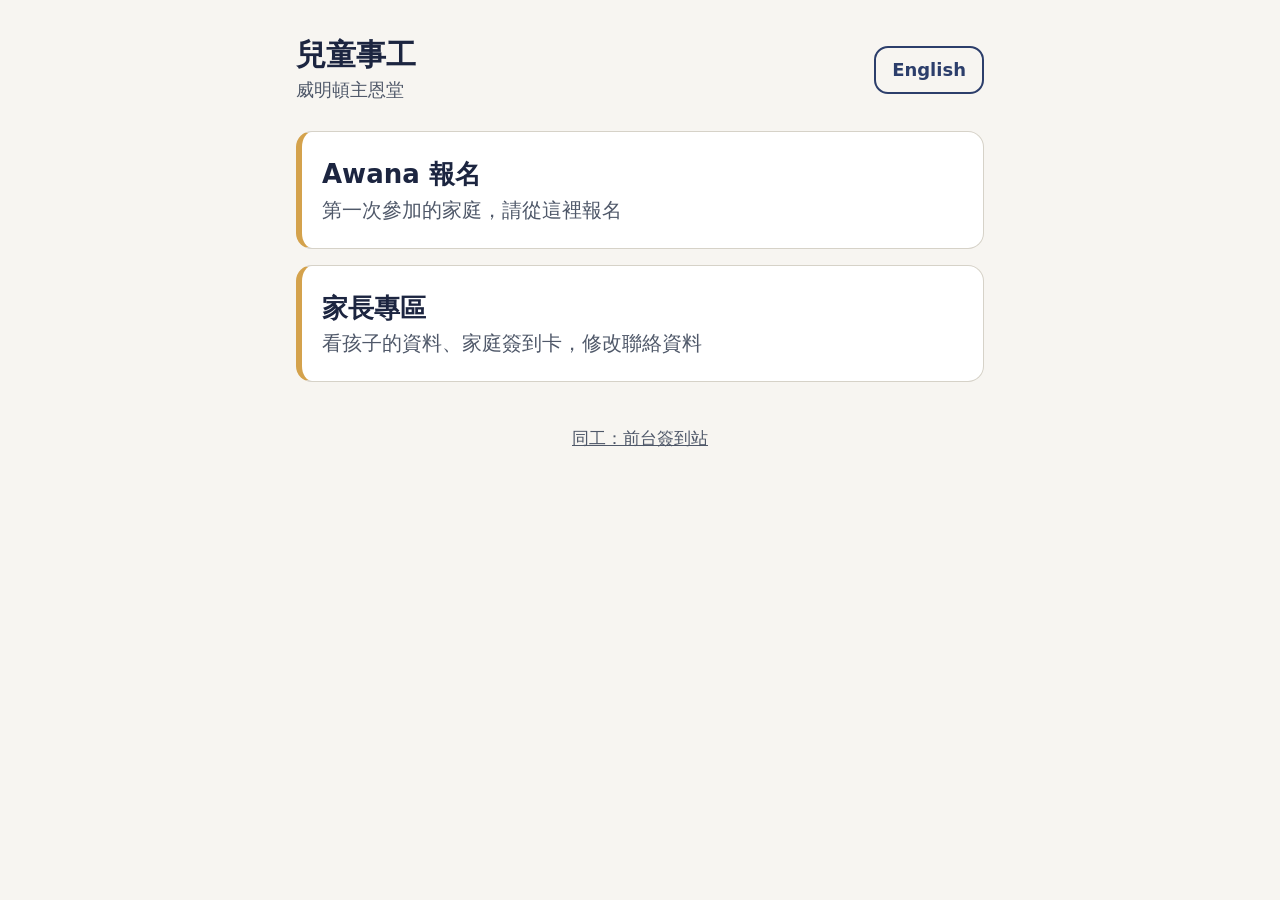
<file: index.html>
<!doctype html>
<html lang="zh-Hant">
<head>
<meta charset="utf-8">
<meta name="viewport" content="width=device-width, initial-scale=1, viewport-fit=cover">
<title>WCEC 兒童事工</title>
<link rel="stylesheet" href="style.css?v=20261014a">
<style>
  .hub { display: grid; gap: 16px; margin-top: 16px; }
  .hub a.tile { display: block; text-decoration: none; color: var(--ink); background: var(--card); border: 1px solid var(--line);
    border-left: 6px solid var(--gold); border-radius: var(--radius); padding: 22px 20px; }
  .hub a.tile b { display: block; font-size: 26px; }
  .hub a.tile span { color: var(--muted); }
  .staff { margin-top: 40px; text-align: center; }
  .staff a { color: var(--muted); font-size: 17px; }
</style>
</head>
<body>
<div class="wrap" id="app"></div>
<script src="config.js"></script>
<script src="demo/gas-shim.js"></script>
<script src="common.js?v=20261014a"></script>
<script>
(function () {
  var W = WCEC, app = document.getElementById('app');
  var T = {
    zh: { title: '兒童事工', sub: '威明頓主恩堂', reg: 'Awana 報名', reg_d: '第一次參加的家庭，請從這裡報名',
          pz: '家長專區', pz_d: '看孩子的資料、家庭簽到卡，修改聯絡資料', staff: '同工：前台簽到站' },
    en: { title: 'Children\'s Ministry', sub: 'WCEC', reg: 'Awana Registration', reg_d: 'New families, start here',
          pz: 'Parent Area', pz_d: 'Your children, family check-in card, and contact info', staff: 'Staff: check-in station' },
  };
  function render() {
    var s = T[W.lang()];
    app.innerHTML = '<header class="top"><div><h1>' + s.title + '</h1><p class="sub">' + s.sub + '</p></div>' +
      '<button class="btn ghost small langbtn" id="lang" type="button">' + W.t('lang_btn') + '</button></header>' + W.demoBar() +
      '<div class="hub"><a class="tile" href="' + W.link('register.html') + '"><b>' + s.reg + '</b><span>' + s.reg_d + '</span></a>' +
      '<a class="tile" href="' + W.link('parent.html') + '"><b>' + s.pz + '</b><span>' + s.pz_d + '</span></a></div>' +
      '<p class="staff"><a href="checkin.html">' + s.staff + '</a></p>';
    document.getElementById('lang').onclick = function () { W.setLang(W.lang() === 'en' ? 'zh' : 'en'); render(); };
  }
  render();
})();
</script>
</body>
</html>
</file>
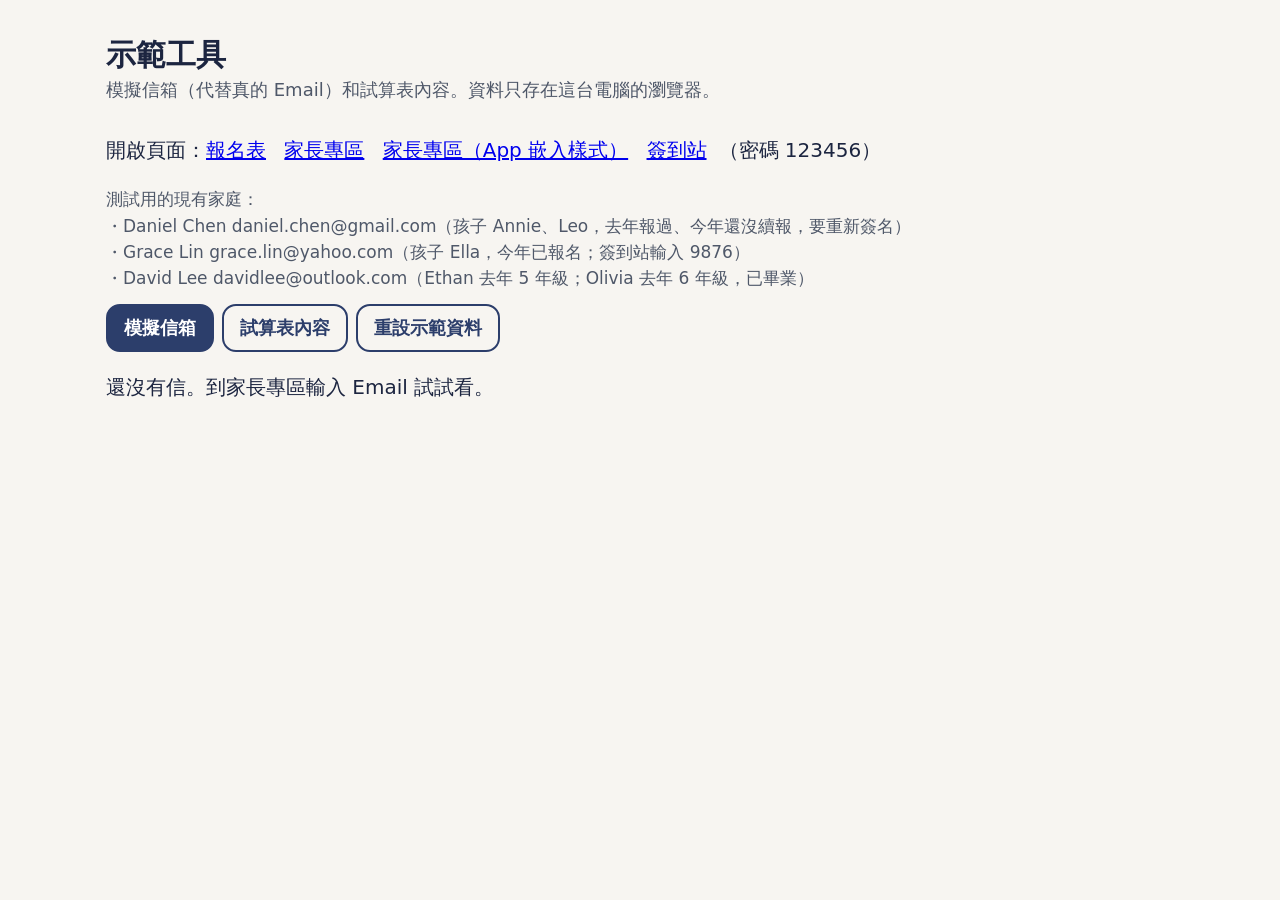
<file: demo/index.html>
<!doctype html>
<html lang="zh-Hant">
<head>
<meta charset="utf-8">
<meta name="viewport" content="width=device-width, initial-scale=1">
<title>示範工具 | WCEC</title>
<link rel="stylesheet" href="../style.css">
<style>
  .wrap { max-width: 1100px; }
  .tabs { display: flex; gap: 8px; flex-wrap: wrap; margin: 12px 0; }
  .tabs button[aria-selected="true"] { background: var(--brand); color: var(--brand-ink); }
  .mail { border: 1px solid var(--line); border-radius: 14px; margin: 12px 0; background: var(--card); overflow: hidden; }
  .mail .hd { padding: 12px 16px; border-bottom: 1px solid var(--line); font-size: 17px; }
  .mail iframe { width: 100%; border: 0; height: 420px; background: #fff; }
  .tbl { overflow: auto; border: 1px solid var(--line); border-radius: 12px; background: var(--card); margin-bottom: 24px; }
  table { border-collapse: collapse; font-size: 15px; min-width: 100%; }
  th, td { border-bottom: 1px solid var(--line); padding: 6px 10px; text-align: left; white-space: nowrap; max-width: 260px; overflow: hidden; text-overflow: ellipsis; }
  th { background: var(--brand-soft); position: sticky; top: 0; }
  .pages a { margin-right: 12px; }
</style>
</head>
<body>
<div class="wrap">
  <header class="top"><div><h1>示範工具</h1><p class="sub">模擬信箱（代替真的 Email）和試算表內容。資料只存在這台電腦的瀏覽器。</p></div></header>
  <p class="pages">開啟頁面：<a href="../register.html" target="_blank">報名表</a> <a href="../parent.html" target="_blank">家長專區</a>
    <a href="../parent.html?embed=1" target="_blank">家長專區（App 嵌入樣式）</a> <a href="../checkin.html" target="_blank">簽到站</a>（密碼 123456）</p>
  <p class="hint">測試用的現有家庭：<br>・Daniel Chen daniel.chen@gmail.com（孩子 Annie、Leo，去年報過、今年還沒續報，要重新簽名）<br>・Grace Lin grace.lin@yahoo.com（孩子 Ella，今年已報名；簽到站輸入 9876）<br>・David Lee davidlee@outlook.com（Ethan 去年 5 年級；Olivia 去年 6 年級，已畢業）</p>
  <div class="tabs" role="tablist">
    <button class="btn ghost small" data-tab="mail" type="button">模擬信箱</button>
    <button class="btn ghost small" data-tab="sheets" type="button">試算表內容</button>
    <button class="btn ghost small" id="reset" type="button">重設示範資料</button>
  </div>
  <div id="out"></div>
</div>
<script src="gas-shim.js"></script>
<script>
(function () {
  var tab = 'mail', out = document.getElementById('out'), lastSig = '';
  function esc(s) { return String(s == null ? '' : s).replace(/[&<>"]/g, function (c) { return { '&': '&amp;', '<': '&lt;', '>': '&gt;', '"': '&quot;' }[c]; }); }
  function fmt(v) { return v instanceof Date ? v.toLocaleString('zh-TW', { hour12: false }) : v; }

  function draw(force) {
    WCEC_DEMO.snapshot().then(function (s) {
      var sig = tab + JSON.stringify(s.outbox.length) + JSON.stringify(s.sheets).length;
      if (!force && sig === lastSig) return;
      lastSig = sig;
      document.querySelectorAll('[data-tab]').forEach(function (b) { b.setAttribute('aria-selected', b.getAttribute('data-tab') === tab); });
      if (tab === 'mail') {
        out.innerHTML = s.outbox.length ? s.outbox.map(function (m, i) {
          return '<div class="mail"><div class="hd"><b>' + esc(m.subject) + '</b><br>寄給：' + esc(m.to) + ' · ' + esc(fmt(m.time)) + '</div>' +
            '<iframe data-i="' + i + '" title="email"></iframe></div>';
        }).join('') : '<p>還沒有信。到家長專區輸入 Email 試試看。</p>';
        out.querySelectorAll('iframe').forEach(function (f) {
          var m = s.outbox[+f.getAttribute('data-i')];
          f.srcdoc = '<base target="_blank">' + (m.html || '<pre style="font:16px sans-serif;white-space:pre-wrap">' + esc(m.text) + '</pre>');
        });
      } else {
        out.innerHTML = s.order.map(function (name) {
          var rows = s.sheets[name];
          if (!rows.length) return '';
          return '<h2>' + esc(name) + '</h2><div class="tbl"><table><thead><tr>' + rows[0].map(function (h) { return '<th>' + esc(h) + '</th>'; }).join('') +
            '</tr></thead><tbody>' + rows.slice(1).map(function (r) {
              return '<tr>' + rows[0].map(function (_, j) {
                var v = r[j];
                if (typeof v === 'string' && v.indexOf('demo-file:') === 0 && s.files[v.slice(10)]) return '<td><img src="' + s.files[v.slice(10)].url + '" alt="簽名" style="height:44px;background:#fff;border-radius:6px"></td>';
                return '<td title="' + esc(fmt(v)) + '">' + esc(fmt(v)) + '</td>'; }).join('') + '</tr>';
            }).join('') + '</tbody></table></div>';
        }).join('');
      }
    });
  }
  document.querySelectorAll('[data-tab]').forEach(function (b) { b.onclick = function () { tab = b.getAttribute('data-tab'); draw(true); }; });
  document.getElementById('reset').onclick = function () { WCEC_DEMO.reset().then(function () { draw(true); }); };
  draw(true);
  setInterval(draw, 2000);
})();
</script>
</body>
</html>
</file>
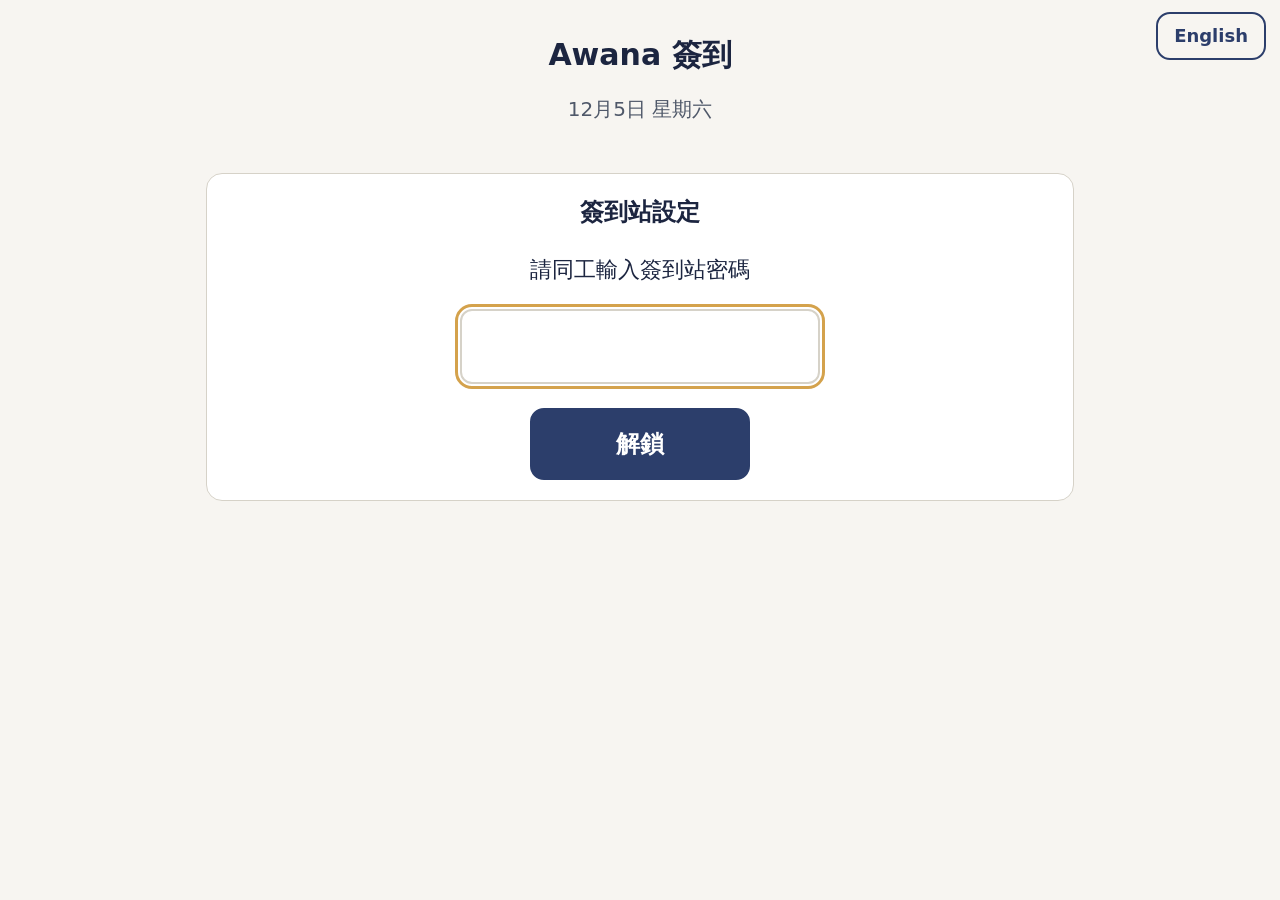
<file: checkin.html>
<!doctype html>
<html lang="zh-Hant">
<head>
<meta charset="utf-8">
<meta name="viewport" content="width=device-width, initial-scale=1, viewport-fit=cover">
<meta name="apple-mobile-web-app-capable" content="yes">
<title>Awana 簽到 | WCEC</title>
<link rel="stylesheet" href="style.css?v=20261014a">
<link rel="stylesheet" href="station.css?v=20261014a">
</head>
<body data-mode="checkin">
<button class="btn ghost small langbtn" id="lang" type="button"></button>
<div class="wrap" id="app" aria-live="polite"></div>
<button class="staff" id="staff" type="button"></button>

<script src="config.js"></script>
<script src="demo/gas-shim.js"></script>
<script src="common.js?v=20261014a"></script>
<script src="station.js?v=20261014a"></script>

</body>
</html>
</file>
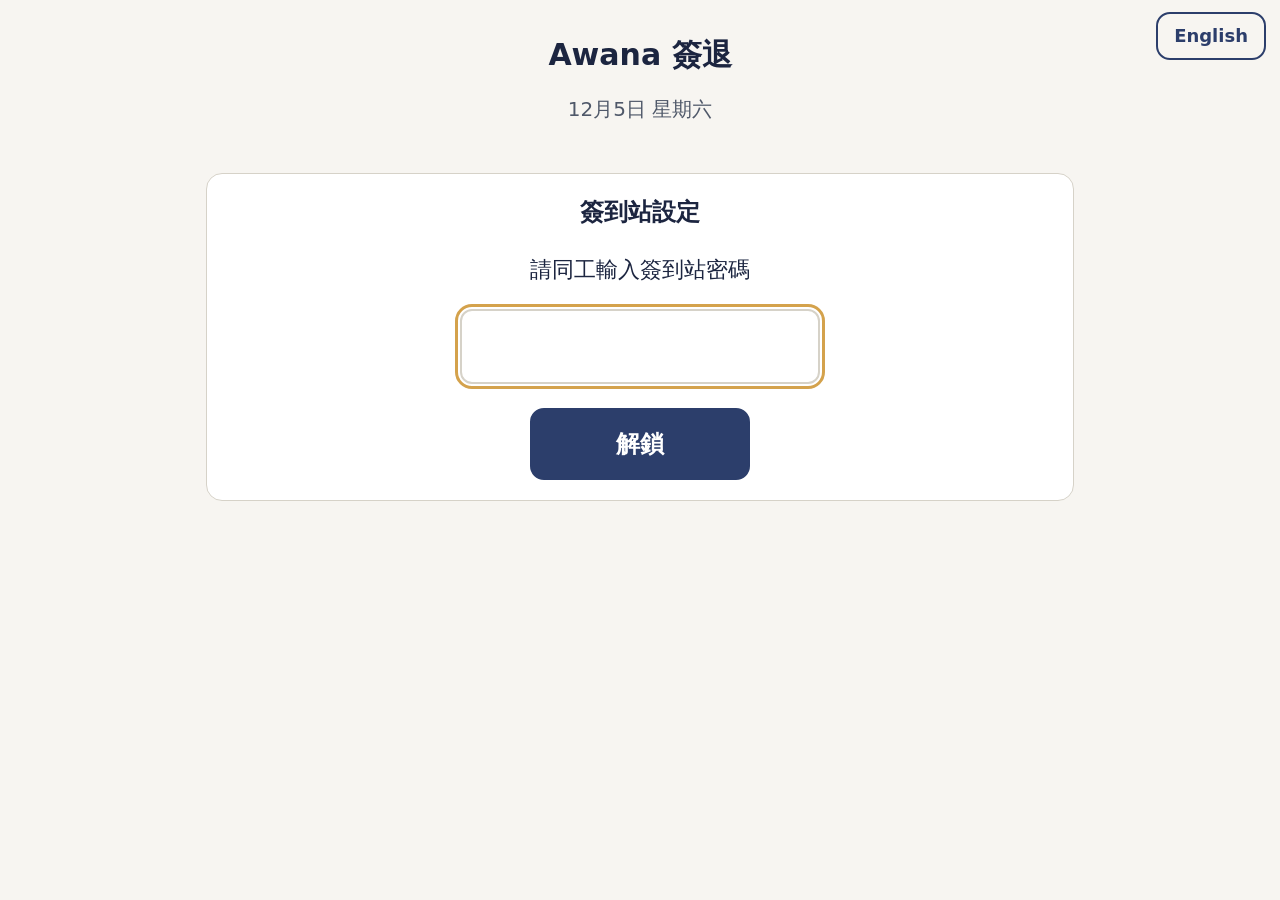
<file: checkout.html>
<!doctype html>
<html lang="zh-Hant">
<head>
<meta charset="utf-8">
<meta name="viewport" content="width=device-width, initial-scale=1, viewport-fit=cover">
<meta name="apple-mobile-web-app-capable" content="yes">
<title>Awana 簽退 | WCEC</title>
<link rel="stylesheet" href="style.css?v=20261014a">
<link rel="stylesheet" href="station.css?v=20261014a">
</head>
<body data-mode="checkout">
<button class="btn ghost small langbtn" id="lang" type="button"></button>
<div class="wrap" id="app" aria-live="polite"></div>
<button class="staff" id="staff" type="button"></button>

<script src="config.js"></script>
<script src="demo/gas-shim.js"></script>
<script src="common.js?v=20261014a"></script>
<script src="station.js?v=20261014a"></script>

</body>
</html>
</file>
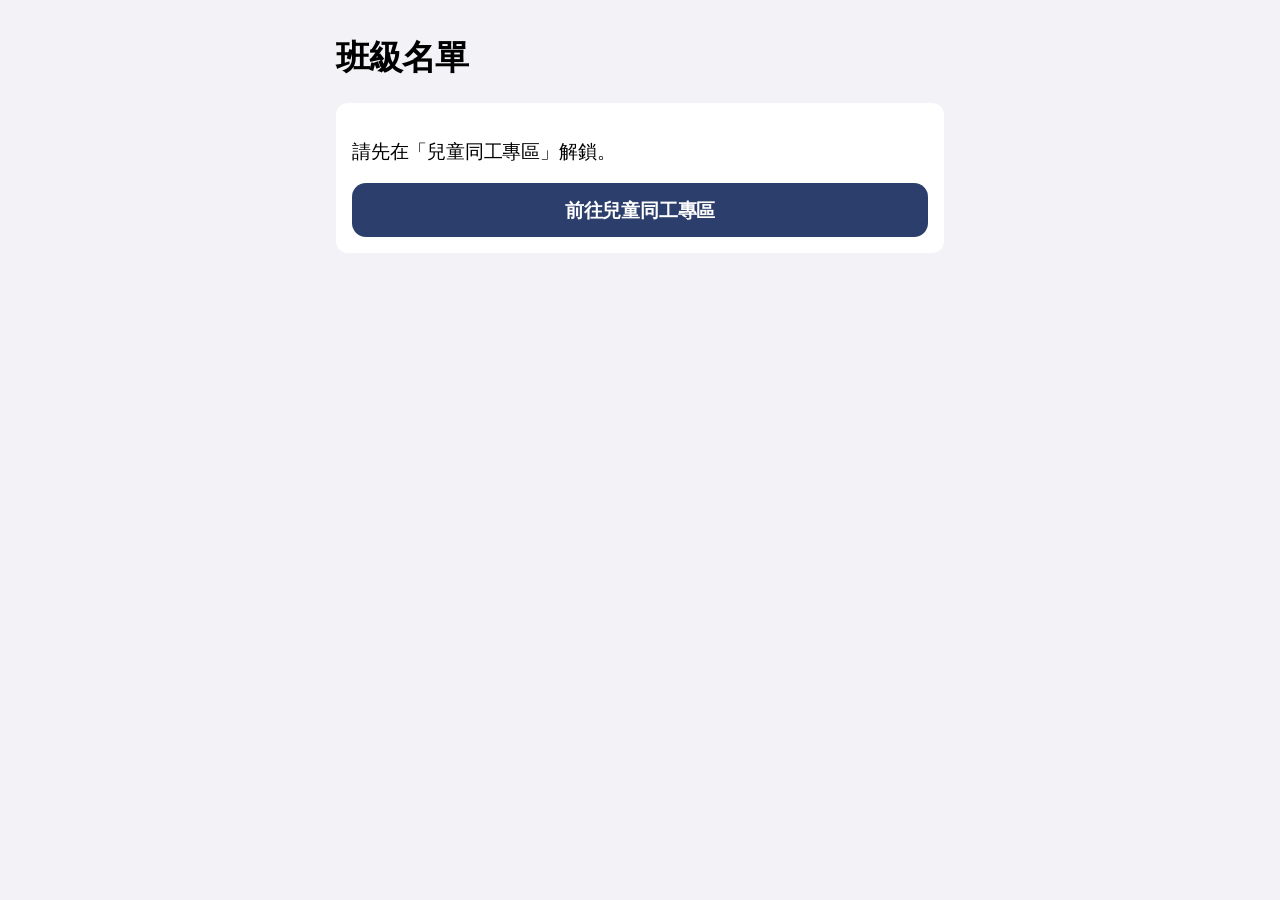
<file: classes.html>
<!doctype html>
<html lang="zh-Hant">
<head>
<meta charset="utf-8">
<meta name="viewport" content="width=device-width, initial-scale=1, viewport-fit=cover">
<title>班級名單 | WCEC</title>
<link rel="stylesheet" href="style.css?v=20261019a">
<link rel="stylesheet" href="ios.css?v=20261019a">
<style>
  /* 班級名單：老師選自己的班，看今天誰已經簽到、誰還沒到（從兒童同工專區進來） */
  .wrap { max-width: 640px; }
  .embed header.top { display: none; }
  .chips { display: flex; gap: 8px; overflow-x: auto; padding: 4px 2px 10px; margin: 0 -2px; scrollbar-width: none; }
  .chips::-webkit-scrollbar { display: none; }
  .chip { flex: 0 0 auto; border: 0; background: var(--fill); color: var(--ink); border-radius: 999px; padding: 8px 16px;
    font: inherit; font-size: 17px; font-weight: 600; min-height: 44px; white-space: nowrap; }
  .chip.on { background: var(--brand); color: var(--brand-ink); }
  .sum { background: var(--card); border-radius: 12px; padding: 16px; margin: 4px 0 18px; }
  .sum .big { display: flex; align-items: baseline; gap: 8px; flex-wrap: wrap; }
  .sum .big b { font-size: 44px; line-height: 1; letter-spacing: -0.03em; }
  .sum .big span { color: var(--muted); font-size: 19px; }
  .bar { height: 8px; background: var(--fill); border-radius: 99px; overflow: hidden; margin: 12px 0 10px; }
  .bar i { display: block; height: 100%; background: var(--ok); border-radius: 99px; }
  .sum .meta { display: flex; align-items: center; justify-content: space-between; gap: 8px; color: var(--muted); font-size: 16px; }
  .refresh { border: 0; background: none; color: var(--brand); font: inherit; font-size: 16px; font-weight: 600; min-height: 44px; padding: 0 4px; }
  h2.sec { font-size: 15px; font-weight: 600; color: var(--muted); text-transform: uppercase; margin: 18px 16px 6px; letter-spacing: 0; }
  .list { background: var(--card); border-radius: 12px; overflow: hidden; }
  .item { display: flex; align-items: center; gap: 12px; width: 100%; padding: 12px 14px; min-height: 60px; background: none; border: 0;
    border-top: 0.5px solid var(--line); color: var(--ink); font: inherit; text-align: left; }
  .item:first-child { border-top: 0; }
  .item[role=button] { cursor: pointer; }
  .item[role=button]:active { background: var(--fill); }
  .item .dot { flex: 0 0 28px; width: 28px; height: 28px; border-radius: 50%; display: grid; place-items: center; font-size: 16px; font-weight: 700; }
  .item.no .dot { border: 2px solid var(--line); }
  .item.in .dot { background: var(--ok); color: #fff; }
  .item.out .dot { background: var(--fill); color: var(--muted); }
  .item .nm { font-weight: 600; }
  .item .mt { color: var(--muted); font-size: 15px; }
  .item.out .nm { color: var(--muted); }
  .item .txt { flex: 1 1 auto; min-width: 0; }
  .warn { flex: 0 0 auto; border: 0; background: var(--gold-soft); color: #8a5a00; border-radius: 999px; padding: 6px 12px;
    font: inherit; font-size: 15px; font-weight: 600; min-height: 36px; }
  :root[data-theme="dark"] .warn { color: var(--gold); }
  @media (prefers-color-scheme: dark) { :root:not([data-theme="light"]) .warn { color: var(--gold); } }
  .empty { padding: 16px; color: var(--muted); font-size: 17px; }
  .note-box { background: var(--gold-soft); border-radius: 10px; padding: 10px 12px; margin-top: 10px; white-space: pre-wrap; }
  .loading { text-align: center; color: var(--muted); padding: 40px 0; }
</style>
</head>
<body>
<div class="wrap" id="app" aria-live="polite"></div>
<script src="config.js"></script>
<script src="demo/gas-shim.js"></script>
<script src="common.js?v=20261019a"></script>
<script>
(function () {
  var W = WCEC, esc = W.esc;
  var app = document.getElementById('app');
  var key = W.store('wcec_station_key') || '';
  var data = null, err = '', busy = false, ALL = '*';
  var pick = W.store('wcec_class_pick') || '';
  var en = W.lang() === 'en';
  var S = en ? {
    title: 'Class roster', locked: 'Unlock the Kids Staff area first.', toStaff: 'Go to Kids Staff', all: 'All',
    here: 'here', of: 'of {n}', outN: '{n} checked out', at: 'Updated {t}', refresh: '↻ Refresh', loading: 'Loading…', updating: 'Updating…',
    notIn: 'Not checked in ({n})', inH: 'Checked in ({n})', none: 'No one', noKids: 'No children registered in this class.',
    warn: '⚠ Allergy', noteH: 'Allergies / special needs', noteWait: 'Loading… please tap again in a few seconds.', inAt: 'Checked in {t}', outAt: 'Checked out {t}',
    via: { 'QR卡': 'QR card', '末四碼': 'phone digits' },
    undo: 'Cancel check-in (not here today)', undoQ: 'Cancel today\'s check-in for {n}?',
    undoP: 'Only do this if the child is not actually here. The record stays in the spreadsheet, and the child can check in again later.',
    undoGo: 'Yes, cancel check-in', undone: 'Check-in cancelled', checked_out: 'Already checked out — can\'t cancel.',
  } : {
    title: '班級名單', locked: '請先在「兒童同工專區」解鎖。', toStaff: '前往兒童同工專區', all: '全部',
    here: '已到', of: '／共 {n} 位', outN: '已簽退 {n} 位', at: '更新於 {t}', refresh: '↻ 重新整理', loading: '讀取中…', updating: '正在更新最新名單…',
    notIn: '還沒簽到（{n}）', inH: '已簽到（{n}）', none: '沒有', noKids: '這個班今年還沒有孩子報名。',
    warn: '⚠ 過敏', noteH: '過敏／特殊需求', noteWait: '讀取中…請過幾秒再點一次。', inAt: '簽到 {t}', outAt: '已簽退 {t}',
    via: {},
    undo: '取消簽到（孩子今天沒來）', undoQ: '確定要取消 {n} 今天的簽到嗎？',
    undoP: '只有孩子今天其實沒來時才需要取消。試算表仍會留下紀錄；孩子之後真的來了，可以再簽到。',
    undoGo: '確定取消', undone: '已取消簽到', checked_out: '這個孩子已經簽退，不能取消簽到。',
  };
  function fill(s, v) { Object.keys(v).forEach(function (k) { s = s.split('{' + k + '}').join(v[k]); }); return s; }

  function setTitle() {
    document.title = S.title + ' | WCEC';
    try { if (window.WCECApp && window.WCECApp.postMessage) window.WCECApp.postMessage(JSON.stringify({ type: 'title', title: S.title })); } catch (e) {}
  }

  // 載入順序（越前面越快）：
  //   1. 這台手機上次的名單（馬上顯示；換日就把簽到狀態清掉）
  //   2. Firebase 上的名單（不到 1 秒；後端每次簽到、簽退、取消簽到後都會更新）
  //   3. Apps Script（要幾秒；最準，也帶過敏內容）
  // 存在手機上的名單不含過敏內容；過敏內容只放在記憶體，從 Apps Script 來
  var CACHE = 'wcec_classlist', FS = 'wcec_classlist_fs', notes = {};
  function today() { return new Date().toDateString(); }
  function pad(n) { return (n < 10 ? '0' : '') + n; }
  function todayISO() { var d = new Date(); return d.getFullYear() + '-' + pad(d.getMonth() + 1) + '-' + pad(d.getDate()); }
  function cached() {
    try {
      var c = JSON.parse(W.store(CACHE) || 'null');
      if (c && c.kids) {
        if (c.day !== today()) c.kids.forEach(function (k) { k.checkedIn = k.checkedOut = false; k.inAt = k.outAt = k.via = ''; });
        c.stale = true;
        return c;
      }
      // 第一次打開：用解鎖時下載的簽到站名單（只有姓名、班別、今天有沒有簽到）
      var r = JSON.parse(W.store('wcec_roster') || 'null');
      if (r && r.families && r.families.length) {
        var same = new Date(r.at).toDateString() === today(), kids = [], classes = [];
        r.families.forEach(function (f) { f.kids.forEach(function (k) {
          kids.push({ cid: k.cid, name: k.name, cls: k.cls, checkedIn: same && !!k.checkedIn });
          if (k.cls && classes.indexOf(k.cls) < 0) classes.push(k.cls);
        }); });
        return { classes: classes, kids: kids, stale: true };
      }
    } catch (e) {}
    return null;
  }
  function saveCache(r) {
    W.store(CACHE, JSON.stringify({ day: today(), at: r.at, ts: r.ts, classes: r.classes,
      kids: r.kids.map(function (k) { var o = Object.assign({}, k); delete o.note; return o; }) }));
  }
  data = key ? cached() : null;

  // 換上比較新的名單（Firebase 和 Apps Script 誰先回來都可以；舊的不會蓋掉新的）
  function apply(snap) {
    if (!snap || !snap.kids) return false;
    if (data && !data.stale && data.ts && snap.ts && snap.ts < data.ts) return false;
    if (snap.date && snap.date !== todayISO()) snap.kids.forEach(function (k) { k.checkedIn = k.checkedOut = false; k.inAt = k.outAt = k.via = ''; });
    snap.kids.forEach(function (k) { if (k.note) notes[k.cid] = k.note; });
    data = snap; data.stale = false; err = '';
    saveCache(snap);
    return true;
  }

  function fsInfo() { try { return JSON.parse(W.store(FS) || 'null'); } catch (e) { return null; } }
  function loadFs() {
    var info = fsInfo();
    if (!key || !info || !info.doc) return;
    var get = W.DEMO ? window.WCEC_DEMO.fsGet(info.collection, info.doc)
      : fetch('https://firestore.googleapis.com/v1/projects/' + encodeURIComponent(info.project) + '/databases/(default)/documents/' +
              encodeURIComponent(info.collection) + '/' + encodeURIComponent(info.doc)).then(function (r) { return r.ok ? r.json() : null; });
    get.then(function (d) {
      var raw = d && d.fields && d.fields.data && d.fields.data.stringValue;
      if (raw && apply(JSON.parse(raw))) render();
    }).catch(function () {});   // Firebase 讀不到就等 Apps Script
  }

  function load() {
    if (!key || busy) return;
    busy = true;
    if (data) render();   // 「重新整理」改成「讀取中…」
    W.call('classList', { key: key }).then(function (r) {
      busy = false;
      if (r.ok) { if (r.fs) W.store(FS, JSON.stringify(r.fs)); apply(r); }
      else if (r.error === 'bad_key' || r.error === 'not_configured') { key = ''; data = null; W.forget('wcec_station_key'); W.forget(CACHE); W.forget(FS); }
      else err = W.errText(r.error);
      render();
    });
  }

  function kidsOf(cls) {
    return data.kids.filter(function (k) { return cls === ALL || k.cls === cls; })
      .sort(function (a, b) { return a.name.localeCompare(b.name); });
  }

  function row(k, showCls) {
    var state = k.checkedOut ? 'out' : k.checkedIn ? 'in' : 'no';
    var meta = [];
    if (showCls && k.cls) meta.push(k.cls);
    if (k.grade) meta.push(W.gradeLabel(k.grade));
    if (k.checkedOut) meta.push(fill(S.outAt, { t: k.outAt }));
    else if (k.checkedIn) meta.push(fill(S.inAt, { t: k.inAt }) + (k.via ? ' · ' + (S.via[k.via] || k.via) : ''));
    // 已簽到的那一列可以點（取消簽到）；用 div＋role，因為裡面還有「過敏」按鈕
    return '<div class="item ' + state + '" data-c="' + esc(k.cid) + '"' + (state === 'in' ? ' role="button" tabindex="0"' : '') + '>' +
      '<span class="dot" aria-hidden="true">' + (state === 'in' ? '✓' : state === 'out' ? '↗' : '') + '</span>' +
      '<span class="txt"><span class="nm">' + esc(k.name) + '</span><br><span class="mt">' + esc(meta.join(' · ')) + '</span></span>' +
      (k.hasNote || k.note ? '<button type="button" class="warn" data-n="' + esc(k.cid) + '">' + esc(S.warn) + '</button>' : '') +
      '</div>';
  }

  function render() {
    setTitle();
    var h = '<header class="top"><div><h1>' + esc(S.title) + '</h1></div></header>' + W.demoBar();
    if (!key) {
      app.innerHTML = h + '<section class="card"><p>' + esc(S.locked) + '</p><a class="btn block" href="' + W.link('staff.html') + '">' + esc(S.toStaff) + '</a></section>';
      return;
    }
    if (err) h += '<div class="banner err" role="alert">' + esc(err) + '</div>';
    if (!data) { app.innerHTML = h + '<p class="loading">' + esc(S.loading) + '</p>'; return; }

    var classes = data.classes || [];
    if (pick !== ALL && classes.indexOf(pick) < 0) pick = classes[0] || ALL;
    h += '<div class="chips" role="tablist">' + classes.concat([ALL]).map(function (c) {
      return '<button type="button" role="tab" class="chip' + (c === pick ? ' on' : '') + '" aria-selected="' + (c === pick) + '" data-cls="' + esc(c) + '">' + esc(c === ALL ? S.all : c) + '</button>';
    }).join('') + '</div>';

    var kids = kidsOf(pick), showCls = pick === ALL;
    var notIn = kids.filter(function (k) { return !k.checkedIn; }), inK = kids.filter(function (k) { return k.checkedIn; });
    var outN = inK.filter(function (k) { return k.checkedOut; }).length;
    var pct = kids.length ? Math.round(inK.length / kids.length * 100) : 0;
    h += '<section class="sum"><div class="big"><b>' + inK.length + '</b><span>' + esc(S.here) + esc(fill(S.of, { n: kids.length })) + '</span></div>' +
      '<div class="bar"><i style="width:' + pct + '%"></i></div>' +
      '<div class="meta"><span>' + (outN ? esc(fill(S.outN, { n: outN })) + ' · ' : '') + esc(data.stale && busy ? S.updating : data.at ? fill(S.at, { t: data.at }) : '') + '</span>' +
      '<button type="button" class="refresh" id="refresh">' + esc(busy ? S.loading : S.refresh) + '</button></div></section>';

    if (!kids.length) h += '<div class="list"><div class="empty">' + esc(S.noKids) + '</div></div>';
    else {
      h += '<h2 class="sec">' + esc(fill(S.notIn, { n: notIn.length })) + '</h2><div class="list">' +
        (notIn.length ? notIn.map(function (k) { return row(k, showCls); }).join('') : '<div class="empty">' + esc(S.none) + '</div>') + '</div>';
      h += '<h2 class="sec">' + esc(fill(S.inH, { n: inK.length })) + '</h2><div class="list">' +
        (inK.length ? inK.map(function (k) { return row(k, showCls); }).join('') : '<div class="empty">' + esc(S.none) + '</div>') + '</div>';
    }
    app.innerHTML = h;

    app.querySelectorAll('.chip').forEach(function (b) {
      b.onclick = function () { pick = b.getAttribute('data-cls'); W.store('wcec_class_pick', pick); render(); };
    });
    document.getElementById('refresh').onclick = load;
    app.querySelectorAll('.warn').forEach(function (b) {
      b.onclick = function (e) { e.stopPropagation(); showNote(find(b.getAttribute('data-n'))); };
    });
    app.querySelectorAll('.item[role=button]').forEach(function (b) {
      b.onclick = function () { kidMenu(find(b.getAttribute('data-c'))); };
      b.onkeydown = function (e) { if (e.key === 'Enter' || e.key === ' ') { e.preventDefault(); b.onclick(); } };
    });
  }

  function find(cid) { return data.kids.filter(function (k) { return k.cid === cid; })[0]; }
  function showNote(k) {
    if (!k) return;
    var note = notes[k.cid];
    W.dialog({ title: k.name, body: '<p class="hint">' + esc(S.noteH) + '</p><div class="note-box">' + esc(note || S.noteWait) + '</div>' });
  }
  // 已簽到的孩子：可以取消簽到（孩子今天其實沒來）
  function kidMenu(k) {
    if (!k || !k.checkedIn || k.checkedOut) return;
    var body = '<p>' + esc(fill(S.inAt, { t: k.inAt })) + (k.via ? ' · ' + esc(S.via[k.via] || k.via) : '') + '</p>' +
      (k.hasNote || notes[k.cid] ? '<p class="hint">' + esc(S.noteH) + '</p><div class="note-box">' + esc(notes[k.cid] || S.noteWait) + '</div>' : '');
    W.dialog({ title: k.name, body: body, actions: [
      { label: S.undo, onClick: function () { confirmUndo(k); } },
      { label: W.t('close'), kind: 'ghost' },
    ] });
  }
  function confirmUndo(k) {
    W.dialog({ title: fill(S.undoQ, { n: k.name }), body: '<p>' + esc(S.undoP) + '</p>', actions: [
      { label: S.undoGo, onClick: function (close, back) {
        var btns = back.querySelectorAll('button');
        btns.forEach(function (b) { b.disabled = true; });
        W.call('uncheckin', { key: key, cid: k.cid }).then(function (r) {
          close();
          if (r.ok) { k.checkedIn = false; k.inAt = ''; k.via = ''; data.ts = 0; W.toast(S.undone); render(); load(); }
          else { err = r.error === 'checked_out' ? S.checked_out : W.errText(r.error); render(); load(); }
        });
        return true;   // 等後端回應再關閉
      } },
      { label: W.t('back'), kind: 'ghost' },
    ] });
  }

  render();
  loadFs();
  load();
  // 開著的時候每 45 秒更新一次（其他同工剛簽到的孩子）；切回這個畫面時也更新
  // 開著的時候：每 15 秒讀一次 Firebase（很快），每 2 分鐘問一次 Apps Script（補過敏內容、對帳）；切回這個畫面時兩個都讀
  function idle() { return !document.hidden && !document.querySelector('.dlg-back'); }
  setInterval(function () { if (idle()) loadFs(); }, 15000);
  setInterval(function () { if (idle()) load(); }, 120000);
  document.addEventListener('visibilitychange', function () { if (!document.hidden) { loadFs(); load(); } });
  addEventListener('pageshow', function (e) { if (e.persisted) { key = W.store('wcec_station_key') || ''; loadFs(); load(); } });
})();
</script>
</body>
</html>
</file>
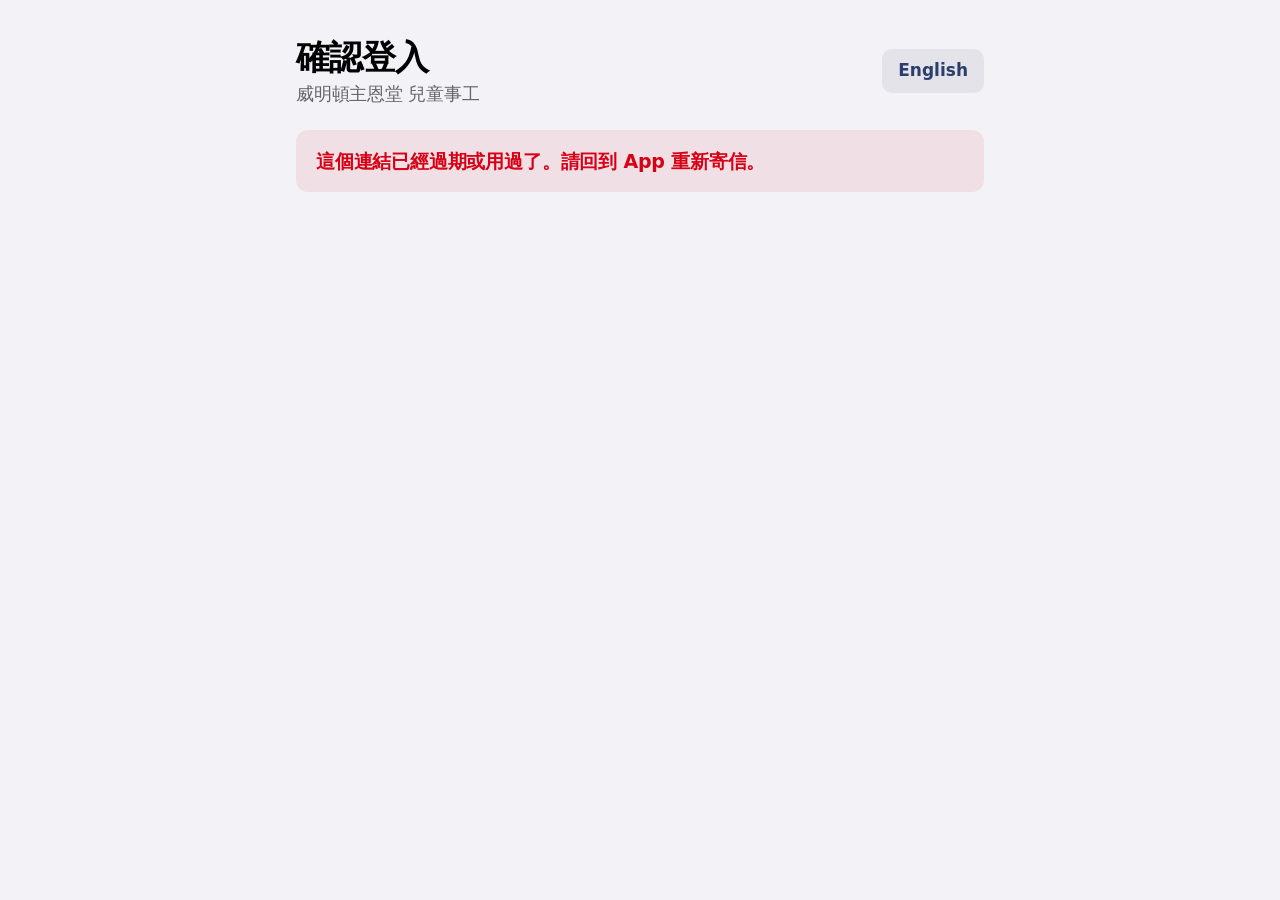
<file: confirm.html>
<!doctype html>
<html lang="zh-Hant">
<head>
<meta charset="utf-8">
<meta name="viewport" content="width=device-width, initial-scale=1, viewport-fit=cover">
<meta name="robots" content="noindex">
<title>確認登入 | WCEC</title>
<link rel="stylesheet" href="style.css?v=20261014a">
<link rel="stylesheet" href="ios.css?v=20261014a">
</head>
<body>
<div class="wrap" id="app" aria-live="polite"></div>

<script src="config.js"></script>
<script src="demo/gas-shim.js"></script>
<script src="common.js?v=20261014a"></script>
<script>
/*
 * 家長在 Email 裡按「確認是我」會打開這一頁。
 * 打開頁面「不算」確認，一定要按按鈕才算：
 * 有些 Email 系統會先自動打開信裡的連結做安全檢查，這樣它們就不會誤幫家長登入。
 */
(function () {
  var W = WCEC, t = W.t, esc = W.esc;
  var app = document.getElementById('app');
  var qs = new URLSearchParams(location.search);
  var r = qs.get('r'), k = qs.get('k');
  var state = 'loading', num = '';

  function render() {
    var h = '<header class="top"><div><h1>' + t('cf_title') + '</h1><p class="sub">' + t('pz_sub') + '</p></div>' +
      '<button class="btn ghost small langbtn" id="lang" type="button">' + t('lang_btn') + '</button></header>' + W.demoBar();
    if (state === 'loading') h += '<p class="center"><span class="spinner"></span></p>';
    if (state === 'ask') h += '<section class="card center"><p>' + t('cf_num') + '</p><div class="bignum">' + esc(num) + '</div>' +
      '<p>' + t('cf_hint') + '</p><button class="btn block" id="yes" type="button">' + t('cf_btn') + '</button></section>';
    if (state === 'busy') h += '<p class="center"><span class="spinner"></span></p>';
    if (state === 'done') h += '<section class="card big-ok"><div class="icon" aria-hidden="true">✅</div><h2>' + t('cf_done_title') + '</h2><p>' + t('cf_done_body') + '</p></section>';
    if (state === 'expired') h += '<div class="banner err" role="alert">' + t('cf_expired') + '</div>';
    app.innerHTML = h;
    document.getElementById('lang').onclick = function () { W.setLang(W.lang() === 'en' ? 'zh' : 'en'); render(); };
    var y = document.getElementById('yes');
    if (y) y.onclick = function () {
      state = 'busy'; render();
      W.call('loginApprove', { r: r, k: k }).then(function (res) { state = res.ok ? 'done' : 'expired'; render(); });
    };
  }

  render();
  W.call('loginPeek', { r: r, k: k }).then(function (res) {
    if (!res.ok) state = 'expired';
    else { num = res.num; state = res.approved ? 'done' : 'ask'; }
    render();
  });
})();
</script>
</body>
</html>
</file>
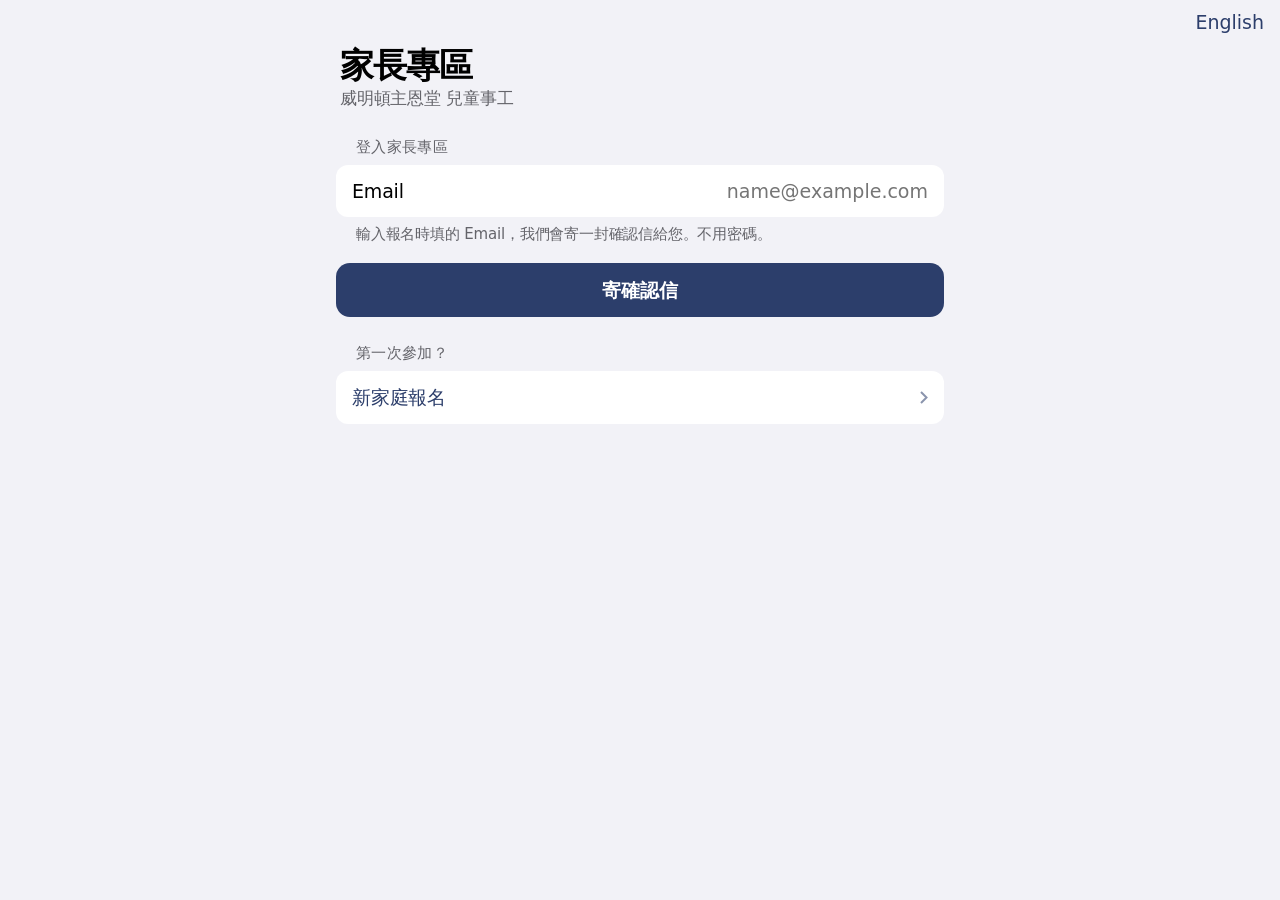
<file: parent.html>
<!doctype html>
<html lang="zh-Hant">
<head>
<meta charset="utf-8">
<meta name="viewport" content="width=device-width, initial-scale=1, viewport-fit=cover">
<title>家長專區 | WCEC</title>
<style>
  /* 家長專區：iPhone 風格（系統字型、分組列表、44pt 點擊區、表單頁從下方滑出） */
  :root {
    --bg: #f2f2f7; --cell: #fff; --label: #000; --label2: rgba(60,60,67,.78); --label3: rgba(60,60,67,.4);
    --sep: rgba(60,60,67,.18); --tint: #2c3e6b; --gold: #d4a24c; --green: #248a3d; --red: #d70015;
    --fill: rgba(118,118,128,.12); --nav: rgba(242,242,247,.82);
  }
  @media (prefers-color-scheme: dark) { :root:not([data-theme="light"]) {
    --bg: #000; --cell: #1f1f22; --label: #fff; --label2: rgba(235,235,245,.82); --label3: rgba(235,235,245,.45);
    --sep: rgba(120,120,128,.55); --tint: #a8c0f7; --gold: #e3b664; --green: #30d158; --red: #ff453a; --fill: rgba(118,118,128,.24); --nav: rgba(0,0,0,.75); } }
  :root[data-theme="dark"] {
    --bg: #000; --cell: #1f1f22; --label: #fff; --label2: rgba(235,235,245,.82); --label3: rgba(235,235,245,.45);
    --sep: rgba(120,120,128,.55); --tint: #a8c0f7; --gold: #e3b664; --green: #30d158; --red: #ff453a; --fill: rgba(118,118,128,.24); --nav: rgba(0,0,0,.75); }
  * { box-sizing: border-box; -webkit-tap-highlight-color: transparent; }
  html { -webkit-text-size-adjust: 100%; }
  body { margin: 0; background: var(--bg); color: var(--label);
    font: 400 19px/1.4 -apple-system, BlinkMacSystemFont, "SF Pro Text", "PingFang TC", "Noto Sans TC", system-ui, sans-serif; letter-spacing: -0.01em; }
  button, input, select, textarea { font: inherit; color: inherit; }
  button { background: none; border: 0; padding: 0; cursor: pointer; }
  :focus-visible { outline: 3px solid var(--gold); outline-offset: 2px; }

  .nav { position: sticky; top: 0; z-index: 10; height: 44px; display: flex; align-items: center; justify-content: center; transition: background .2s; }
  .nav.scrolled { background: var(--nav); -webkit-backdrop-filter: blur(20px) saturate(180%); backdrop-filter: blur(20px) saturate(180%); box-shadow: 0 .5px 0 var(--sep); }
  .nav .t { font-weight: 600; opacity: 0; transition: opacity .2s; }
  .nav.scrolled .t { opacity: 1; }
  .nav .r { position: absolute; right: 16px; color: var(--tint); min-height: 44px; }
  .large { font-size: 34px; font-weight: 700; letter-spacing: -0.025em; line-height: 1.15; margin: 2px 20px 2px; }
  .sub { color: var(--label2); font-size: 17px; margin: 0 20px 14px; }
  .embed .nav, .embed .large { display: none; }
  .embed main { padding-top: 12px; }
  main { max-width: 640px; margin: 0 auto; padding-bottom: 48px; }

  .demo { margin: 0 16px 12px; background: #fff4d6; color: #5c4400; border-radius: 12px; padding: 10px 14px; font-size: 14px; }
  .demo a { color: inherit; font-weight: 600; }
  .banner { margin: 0 16px 12px; border-radius: 12px; padding: 12px 14px; font-size: 15px; background: color-mix(in srgb, var(--red) 12%, var(--cell)); color: var(--red); font-weight: 600; }

  .gh { font-size: 15px; color: var(--label2); text-transform: uppercase; letter-spacing: .02em; margin: 26px 36px 7px; }
  .gf { font-size: 15px; color: var(--label2); margin: 7px 36px 0; line-height: 1.4; }
  .group { background: var(--cell); border-radius: 12px; margin: 0 16px; overflow: hidden; }
  .row { display: flex; align-items: center; gap: 12px; min-height: 52px; padding: 13px 16px; position: relative; width: 100%; text-align: left; }
  .row + .row::before { content: ""; position: absolute; top: 0; right: 0; left: 16px; border-top: .5px solid var(--sep); }
  .row.ind + .row.ind::before { left: 68px; }
  button.row:active, label.row:active { background: var(--fill); }
  .grow { flex: 1; min-width: 0; }
  .k { white-space: nowrap; flex: 0 0 auto; }
  .k.grow { flex: 1; white-space: normal; }
  .v { color: var(--label2); text-align: right; overflow-wrap: anywhere; }
  .chev { width: 8px; height: 13px; flex: 0 0 8px; opacity: .55; }
  .tint { color: var(--tint); } .red { color: var(--red); }
  .row.fee p { margin: 4px 0; font-size: 17px; line-height: 1.45; } .row.fee b { font-size: 20px; }
  .ghx { display: flex; align-items: flex-end; justify-content: space-between; text-transform: none; }
  .ghx span { text-transform: uppercase; }
  .ghx .edit { color: var(--tint); font-size: 17px; font-weight: 600; min-height: 44px; min-width: 44px; padding: 0 2px; margin-bottom: -10px; text-align: right; }
  .center { justify-content: center; text-align: center; }
  .row input, .row select { flex: 1; min-width: 0; border: 0; background: none; text-align: right; outline: none; padding: 0; }
  .row select { appearance: none; -webkit-appearance: none; color: var(--label2); text-align-last: right; }
  .dobrow { display: block; }
  .dob { display: grid; grid-template-columns: 1.15fr 1fr 1.2fr; gap: 8px; margin-top: 10px; }
  .row .dob select { flex: none; width: 100%; min-width: 0; min-height: 46px; font-size: 17px; padding: 0 28px 0 12px; border-radius: 10px; background: var(--fill); color: var(--label);
    text-align: left; text-align-last: left; background-image: url("data:image/svg+xml,%3Csvg xmlns='http://www.w3.org/2000/svg' width='12' height='8' viewBox='0 0 12 8'%3E%3Cpath d='M1 1.5l5 5 5-5' fill='none' stroke='%238e8e93' stroke-width='2'/%3E%3C/svg%3E");
    background-repeat: no-repeat; background-position: right 10px center; }
  .row textarea { width: 100%; border: 0; background: none; outline: none; resize: vertical; min-height: 64px; padding: 0; }

  .avatar { width: 44px; height: 44px; flex: 0 0 44px; border-radius: 50%; display: grid; place-items: center; font-weight: 600; font-size: 16px; color: #fff; }
  .name { font-weight: 600; }
  .meta { font-size: 17px; color: var(--label2); margin-top: 1px; }
  .badge { display: inline-flex; align-items: center; gap: 4px; font-size: 15px; font-weight: 600; padding: 2px 8px; border-radius: 999px; margin-top: 4px; }
  .badge.ok { color: var(--green); background: color-mix(in srgb, var(--green) 13%, transparent); }
  .badge.no { color: var(--label2); background: var(--fill); }
  .note { font-size: 15px; color: var(--label2); margin-top: 3px; }

  .cta { margin: 0 16px; border-radius: 16px; padding: 18px; background: linear-gradient(135deg, #2c3e6b, #3e568f); color: #fff; }
  .cta .eyebrow { font-size: 14px; font-weight: 600; color: #f1d39a; letter-spacing: .02em; }
  .cta h2 { font-size: 24px; letter-spacing: -0.02em; margin: 4px 0 6px; line-height: 1.2; }
  .cta p { margin: 0 0 14px; font-size: 17px; color: rgba(255,255,255,.88); }
  .pill { display: flex; align-items: center; justify-content: center; width: 100%; min-height: 54px; border-radius: 14px; font-weight: 600; }
  .pill.light { background: #fff; color: #2c3e6b; }
  .pill.fill { background: var(--tint); color: var(--cell); }
  .pill[disabled] { opacity: .5; }
  .pill:active { transform: scale(.97); }
  .padx { margin: 0 16px; }

  .pass { margin: 0 16px; border-radius: 16px; background: #fff; color: #1c2540; overflow: hidden; box-shadow: 0 1px 3px rgba(0,0,0,.08), 0 8px 24px rgba(0,0,0,.06); }
  .pass .top { background: #2c3e6b; color: #fff; padding: 14px 18px; display: flex; justify-content: space-between; align-items: center; }
  .pass .top span { font-size: 15px; opacity: .85; }
  .pass .body { display: flex; gap: 18px; align-items: center; padding: 18px; }
  .pass .qr { width: 124px; height: 124px; flex: 0 0 124px; }
  .pass .qr img, .pass .qr canvas { width: 124px !important; height: 124px !important; }
  .pass .lbl { font-size: 14px; color: #6b7280; text-transform: uppercase; letter-spacing: .04em; }
  .pass .val { font-size: 28px; font-weight: 700; letter-spacing: .04em; font-variant-numeric: tabular-nums; }
  .pass .fam { font-size: 19px; font-weight: 600; margin-bottom: 10px; }
  .pass .foot { font-size: 15px; color: #6b7280; padding: 0 18px 16px; }

  .bignum { font-size: 64px; font-weight: 700; letter-spacing: .08em; text-align: center; color: var(--tint); font-variant-numeric: tabular-nums; }
  .spinner { width: 24px; height: 24px; border: 3px solid var(--fill); border-top-color: var(--tint); border-radius: 50%; animation: spin 1s linear infinite; display: inline-block; }
  @keyframes spin { to { transform: rotate(360deg); } }

  /* 表單頁 */
  .scrim { position: fixed; inset: 0; background: rgba(0,0,0,.4); opacity: 0; pointer-events: none; transition: opacity .3s; z-index: 20; }
  .scrim.on { opacity: 1; pointer-events: auto; }
  .sheet { position: fixed; left: 0; right: 0; bottom: 0; z-index: 21; max-width: 640px; margin: 0 auto; height: calc(100% - 40px);
    background: var(--bg); border-radius: 12px 12px 0 0; transform: translateY(105%); visibility: hidden;
    transition: transform .45s cubic-bezier(.32,.72,0,1), visibility 0s .45s; display: flex; flex-direction: column; }
  .sheet.on { transform: none; visibility: visible; transition: transform .45s cubic-bezier(.32,.72,0,1); }
  .sheet .grab { width: 36px; height: 5px; border-radius: 3px; background: var(--label3); margin: 6px auto 0; }
  .sheet .bar { min-height: 52px; display: flex; align-items: center; justify-content: space-between; padding: 0 16px; gap: 8px; }
  .sheet .bar b { font-weight: 600; text-align: center; flex: 1; }
  .sheet .bar button { color: var(--tint); min-width: 56px; min-height: 44px; }
  .sheet .bar .done { font-weight: 600; text-align: right; }
  .sheet .bar .done[disabled] { opacity: .4; }
  .sheet .scroll { overflow: auto; flex: 1; padding-bottom: 48px; -webkit-overflow-scrolling: touch; }
  .typing .sheet .scroll { padding-bottom: 50vh; } .typing main { padding-bottom: 50vh; }
  @media (prefers-reduced-motion: reduce) { .sheet, .sheet.on { transition: opacity .2s; transform: none; } .sheet { opacity: 0; } .sheet.on { opacity: 1; } }

  .check { width: 26px; height: 26px; flex: 0 0 26px; border-radius: 50%; border: 1.5px solid var(--label3); display: grid; place-items: center; }
  .check svg { width: 14px; height: 14px; opacity: 0; }
  .row.on .check { background: var(--tint); border-color: var(--tint); } .row.on .check svg { opacity: 1; }
  .legal { font-size: 16px; line-height: 1.5; color: var(--label); padding: 14px 16px; }
  .legal p { margin: 0 0 8px; } .legal p:last-child { margin: 0; }
  .pad { display: block; width: 100%; height: 150px; background: #fff; border: 1.5px dashed var(--label3); border-radius: 10px; touch-action: none; }
  .sigline { display: flex; justify-content: space-between; align-items: center; font-size: 15px; color: var(--label2); margin-top: 6px; }
  .sigline button { min-height: 36px; }
  .err { color: var(--red); font-size: 17px; font-weight: 600; margin: 10px 36px 0; }

  /* 提示框（iOS alert） */
  .alert-back { position: fixed; inset: 0; z-index: 30; background: rgba(0,0,0,.35); display: grid; place-items: center; padding: 24px; }
  .alert { width: 100%; max-width: 300px; background: color-mix(in srgb, var(--cell) 94%, transparent); -webkit-backdrop-filter: blur(20px); backdrop-filter: blur(20px);
    border-radius: 14px; overflow: hidden; text-align: center; }
  .alert .msg { padding: 18px 16px 16px; } .alert .msg b { display: block; font-size: 19px; margin-bottom: 4px; } .alert .msg span { font-size: 15px; }
  .alert .btns { display: flex; border-top: .5px solid var(--sep); }
  .alert .btns button { flex: 1; min-height: 44px; color: var(--tint); }
  .alert .btns button + button { border-left: .5px solid var(--sep); }
  .alert .btns .destructive { color: var(--red); font-weight: 600; }
  .toast { position: fixed; left: 50%; bottom: 28px; transform: translateX(-50%); background: rgba(28,28,30,.92); color: #fff; padding: 12px 18px;
    border-radius: 14px; font-size: 17px; font-weight: 600; z-index: 40; max-width: calc(100% - 32px); text-align: center; }
</style>
</head>
<body>
<div class="nav" id="nav"><span class="t" id="navt"></span><button class="r" type="button" id="lang"></button></div>
<main id="app" aria-live="polite"></main>
<div class="scrim" id="scrim"></div>
<section class="sheet" id="sheet" role="dialog" aria-modal="true"></section>

<script src="config.js"></script>
<script src="demo/gas-shim.js"></script>
<script src="common.js?v=20261014a"></script>
<script>
(function () {
  var W = WCEC, t = W.t, esc = W.esc;
  var app = document.getElementById('app');
  var qs = new URLSearchParams(location.search);
  var view = 'loading', data = null, err = '', busy = false, pollTimer = null;
  var email = W.store('wcec_last_email') || '';
  var wait = null;
  var CHEV = '<svg class="chev" viewBox="0 0 8 13" aria-hidden="true"><path d="M1 1l5.5 5.5L1 12" fill="none" stroke="currentColor" stroke-width="2"/></svg>';
  var CHECK = '<span class="check"><svg viewBox="0 0 14 14"><path d="M2 7.5l3 3 7-7" fill="none" stroke="#fff" stroke-width="2.2"/></svg></span>';

  if (qs.get('rid')) {
    wait = { rid: qs.get('rid'), num: qs.get('num'), masked: qs.get('m') };
    history.replaceState(null, '', W.link('parent.html'));
  }

  // 導覽列：捲過大標題後變成毛玻璃＋小標題
  var nav = document.getElementById('nav');
  addEventListener('scroll', function () { nav.classList.toggle('scrolled', scrollY > 40); }, { passive: true });
  document.getElementById('lang').onclick = function () { W.setLang(W.lang() === 'en' ? 'zh' : 'en'); render(); };

  function go(v) { view = v; render(); }
  function rowBtn(attrs, k, v) {
    return '<button class="row" type="button" ' + attrs + '><span class="k grow">' + k + '</span><span class="v">' + v + '</span>' + CHEV + '</button>';
  }

  function rowStatic(k, v) {
    return '<div class="row"><span class="k">' + k + '</span><span class="v grow">' + v + '</span></div>';
  }

  function render() {
    clearInterval(pollTimer);
    document.getElementById('lang').textContent = t('lang_btn');
    document.getElementById('navt').textContent = t('pz_title');
    var h = '<h1 class="large">' + t('pz_title') + '</h1>';
    h += view === 'home' && data ? '<p class="sub">' + esc(t('p_family_of', { name: data.family.name })) + '</p>' : '<p class="sub">' + t('pz_sub') + '</p>';
    if (W.DEMO) h += '<div class="demo">' + t('demo') + ' · <a href="demo/index.html" target="_blank" rel="noopener">' + t('demo_tools') + '</a></div>';
    if (err) h += '<div class="banner" role="alert">' + esc(err) + '</div>';
    h += views[view]();
    app.innerHTML = h;
    (binds[view] || function () {})();
  }

  var views = {
    loading: function () { return '<p style="text-align:center;margin-top:40px"><span class="spinner"></span></p>'; },

    login: function () {
      return '<div class="gh">' + t('pz_login_title') + '</div><form id="lf" novalidate><div class="group">' +
        '<label class="row"><span class="k">Email</span><input id="em" type="email" autocomplete="email" inputmode="email" value="' + esc(email) + '" placeholder="name@example.com"></label></div>' +
        '<p class="gf">' + t('pz_login_hint') + '</p><div class="padx" style="margin-top:18px"><button class="pill fill" type="submit"' + (busy ? ' disabled' : '') + '>' + (busy ? t('pz_sending') : t('pz_send')) + '</button></div></form>' +
        '<div class="gh">' + t('pz_first_time') + '</div><div class="group"><a class="row tint" style="text-decoration:none" href="' + W.link('register.html') + '"><span class="grow">' + t('pz_register') + '</span>' + CHEV + '</a></div>';
    },

    wait: function () {
      return '<div class="gh">' + t('pz_wait_title') + '</div><div class="group"><div class="row" style="display:block;padding:18px 16px">' +
        '<p style="margin:0 0 6px">' + t('pz_wait_body', { email: '<b>' + esc(wait.masked) + '</b>' }) + '</p>' +
        '<p class="meta" style="margin:0">' + t('pz_wait_num') + '</p><div class="bignum">' + esc(wait.num) + '</div>' +
        '<p style="text-align:center;margin:4px 0"><span class="spinner"></span></p><p class="meta" style="text-align:center;margin:0">' + t('pz_wait_auto') + '</p></div></div>' +
        '<div class="gh">' + t('pz_code_label') + '</div><form id="cf" novalidate><div class="group">' +
        '<label class="row"><span class="k">' + (W.lang() === 'en' ? 'Code' : '驗證碼') + '</span><input id="code" inputmode="numeric" autocomplete="one-time-code" maxlength="6" placeholder="000000"></label>' +
        '<button class="row tint center" type="submit"' + (busy ? ' disabled' : '') + '>' + t('pz_code_btn') + '</button></div></form>' +
        '<p class="gf">' + t('pz_spam') + '</p>' +
        '<div class="gh"></div><div class="group"><button class="row tint" type="button" id="resend">' + t('pz_resend') + '</button>' +
        '<button class="row tint" type="button" id="other">' + t('pz_other_email') + '</button></div>';
    },

    home: function () {
      var d = data, f = d.family, h = '';
      if (d.open && d.kids.some(function (k) { return k.eligible; })) {
        h += '<section class="cta"><div class="eyebrow">AWANA · ' + esc(t('ss')).toUpperCase() + ' · ' + esc(d.year) + '</div>' +
          '<h2>' + t('en_title', { year: esc(d.year) }) + '</h2><p>' + t('en_body') + '</p>' +
          '<button class="pill light" type="button" id="enrollBtn">' + t('en_btn', { year: esc(d.year) }) + '</button></section>';
      }
      h += '<div class="gh">' + t('pz_kids') + '</div><div class="group">';
      if (!d.kids.length) h += '<div class="row meta">' + t('p_none') + '</div>';
      d.kids.forEach(function (k, i) {
        var st = k.enrolled
          ? '<span class="badge ok">✓ ' + t('st_enrolled', { year: esc(d.year) }) + '</span><div class="meta">' + esc(W.gradeLabel(k.grade)) +
            ' · ' + esc(k.programs.map(W.programLabel).join('、')) + '</div>'
          : k.graduated ? '<span class="badge no">' + t('st_grad') + '</span>'
          : '<span class="badge no">' + t('st_not', { year: esc(d.year) }) + '</span>' + (k.lastGrade ? '<div class="meta">' + esc(t('p_last', { grade: W.gradeLabel(k.lastGrade) })) + '</div>' : '');
        h += '<button class="row ind" type="button" data-kid="' + i + '"><span class="avatar" style="background:' + color(k.name) + '">' + esc(initials(k)) + '</span>' +
          '<span class="grow"><div class="name">' + esc(k.name) + '</div>' + st + (k.notes ? '<div class="note">' + t('pz_notes') + '：' + esc(k.notes) + '</div>' : '') + '</span>' + CHEV + '</button>';
      });
      if (d.open) h += '<button class="row tint" type="button" id="addKid"><span style="width:40px;text-align:center;font-size:22px">＋</span><span class="grow">' + t('p_add_kid') + '</span></button>';
      h += '</div>';
      if (!d.open) h += '<p class="gf">' + t('p_closed', { year: esc(d.year) }) + '</p>';

      // Awana 奉獻與制服說明不放在家長專區首頁（只在報名時顯示，報名表與確認信也有）
      h += '<div class="gh">' + t('pz_card') + '</div><div class="pass"><div class="top"><b>WCEC Awana</b><span>' + t('pz_card') + '</span></div>' +
        '<div class="body"><div class="qr" id="qr"></div><div><div class="fam">' + esc(t('p_family_of', { name: f.name })) + '</div>' +
        '<div class="lbl">' + (W.lang() === 'en' ? 'Last 4 of phone' : '手機末四碼') + '</div><div class="val">' + esc(f.last4) + '</div></div></div>' +
        '<div class="foot">' + t('pz_card_hint', { last4: esc(f.last4) }) + '</div></div>';

      var a = f.address || {}, addr = [a.street, a.city, [a.state, a.zip].filter(String).join(' ')].filter(String).join(', ');
      var sp = f.second || {}, em = f.pickups[0] || {};
      h += '<div class="gh ghx"><span>' + t('pz_contact') + '</span><button type="button" class="edit" data-contact>' + t('p_edit') + '</button></div><div class="group">' +
        rowStatic(t('p_parent'), esc(f.name) + (f.relation ? '<br>' + esc(W.relationLabel(f.relation)) : '')) +
        rowStatic(t('p_phone'), esc(W.fmtPhone(f.phone))) +
        rowStatic(t('p_address'), esc(addr || '—')) +
        rowStatic(t('p_second'), sp.first ? esc(sp.first + ' ' + sp.last) + '<br>' + esc(W.fmtPhone(sp.phone)) : '—') +
        rowStatic(t('p_emergency'), em.first ? esc(em.first + ' ' + em.last) + '<br>' + esc(W.fmtPhone(em.phone)) : '—') +
        rowStatic(t('p_pickups'), f.pickups.length > 1 ? f.pickups.slice(1).map(function (p) { return esc(p.first + ' ' + p.last); }).join('<br>') : '—') +
        '</div>';

      h += '<div class="gh">' + t('pz_parents') + '</div><div class="group">' +
        '<div class="row"><span class="grow"><div style="overflow-wrap:anywhere">' + esc(f.email) + '</div><div class="meta">' + (f.email === d.me ? t('p_main_you') : t('p_main')) + '</div></span></div>' +
        f.others.map(function (e) {
          return '<div class="row"><span class="grow"><div style="overflow-wrap:anywhere">' + esc(e) + '</div>' + (e === d.me ? '<div class="meta">' + t('p_you') + '</div>' : '') + '</span>' +
            (e !== d.me ? '<button class="red" type="button" data-rm="' + esc(e) + '" style="min-height:44px">' + t('pz_remove') + '</button>' : '') + '</div>';
        }).join('') +
        '<button class="row tint" type="button" id="invite">' + t('p_invite') + '</button></div><p class="gf">' + t('pz_main_note') + '</p>' +
        '<div class="gh"></div><div class="group"><button class="row red center" type="button" id="logout">' + t('p_signout') + '</button></div>' +
        '<p class="gf" style="text-align:center;margin-top:14px">' + t('pz_staff_note') + '</p>';
      return h;
    },
  };

  var binds = {
    login: function () {
      document.getElementById('lf').onsubmit = function (e) {
        e.preventDefault();
        email = document.getElementById('em').value.trim();
        if (!/^\S+@\S+\.\S+$/.test(email)) { err = t('err_email'); render(); return; }
        W.store('wcec_last_email', email);
        busy = true; err = ''; render();
        W.call('loginStart', { email: email, device: W.deviceLabel() }).then(function (r) {
          busy = false;
          if (!r.ok) { err = r.error === 'no_account' ? t('pz_no_account') : W.errText(r.error); render(); return; }
          wait = { rid: r.rid, num: r.num, masked: r.masked, email: email };
          go('wait');
        });
      };
    },
    wait: function () {
      pollTimer = setInterval(poll, 3000);
      document.getElementById('cf').onsubmit = function (e) {
        e.preventDefault();
        var code = document.getElementById('code').value.replace(/\D/g, '');
        if (code.length !== 6) { err = t('e_bad_code'); render(); return; }
        busy = true; err = ''; render();
        W.call('loginCode', { rid: wait.rid, code: code }).then(function (r) {
          busy = false;
          if (r.ok) return signedIn(r.token);
          err = W.errText(r.error);
          if (r.error === 'expired' || r.error === 'too_many') { wait = null; go('login'); } else render();
        });
      };
      document.getElementById('resend').onclick = function () {
        if (wait.email) email = wait.email;
        wait = null; err = ''; go('login');
        if (email) document.getElementById('lf').requestSubmit();
      };
      document.getElementById('other').onclick = function () { wait = null; err = ''; email = ''; go('login'); };
    },
    home: function () {
      W.loadScript('https://cdnjs.cloudflare.com/ajax/libs/qrcodejs/1.0.0/qrcode.min.js').then(function () {
        var el = document.getElementById('qr');
        if (el && !el.hasChildNodes()) new QRCode(el, { text: data.family.qr, width: 248, height: 248, correctLevel: QRCode.CorrectLevel.M });
      }).catch(function () {});
      var eb = document.getElementById('enrollBtn'); if (eb) eb.onclick = enrollSheet;
      var ak = document.getElementById('addKid'); if (ak) ak.onclick = function () { kidSheet(null); };
      app.querySelectorAll('[data-kid]').forEach(function (b) { b.onclick = function () { kidView(data.kids[+b.getAttribute('data-kid')]); }; });
      app.querySelectorAll('[data-contact]').forEach(function (b) { b.onclick = function () { contactSheet(); }; });
      app.querySelectorAll('[data-rm]').forEach(function (b) {
        b.onclick = function () {
          var e = b.getAttribute('data-rm');
          alertBox(t('pz_remove'), t('pz_remove_q', { email: e }), t('pz_remove'), function () { act('removeParent', { email: e }); });
        };
      });
      document.getElementById('invite').onclick = inviteSheet;
      document.getElementById('logout').onclick = function () {
        alertBox(t('p_signout'), t('pz_logout_q'), t('pz_logout_yes'), function () {
          W.call('logout', { token: W.getToken() }); W.forget(cacheKey()); W.setToken(''); data = null; go('login');
        });
      };
    },
  };

  function initials(k) { return ((k.first || '').charAt(0) + (k.last || '').charAt(0)).toUpperCase(); }
  function color(s) {
    var c = ['#d4a24c', '#6b8ac9', '#4f9d7e', '#b5739d', '#d0805a', '#7b7fd1'], h = 0;
    for (var i = 0; i < s.length; i++) h = (h * 31 + s.charCodeAt(i)) >>> 0;
    return c[h % c.length];
  }

  // ─── 登入 ───
  function poll() {
    if (view !== 'wait' || !wait) return;
    W.call('loginPoll', { rid: wait.rid }).then(function (r) {
      if (view !== 'wait') return;
      if (r.ok && r.token) signedIn(r.token);
      else if (!r.ok && r.error === 'expired') { wait = null; err = t('e_expired'); go('login'); }
    });
  }
  document.addEventListener('visibilitychange', function () { if (!document.hidden) poll(); });
  function signedIn(token) { W.setToken(token); wait = null; err = ''; loadMe(); }
  // 上次的資料先顯示（立刻看得到簽到卡），背景再跟試算表要最新的資料
  // 過敏／特殊需求不存在手機上，最新資料回來才會顯示
  function cacheKey() { return 'wcec_me_' + W.getToken().slice(-10); }
  function saveCache(d) {
    try {
      var c = JSON.parse(JSON.stringify(d));
      (c.kids || []).forEach(function (k) { k.notes = ''; });
      W.store(cacheKey(), JSON.stringify(c));
    } catch (e) {}
  }
  function readCache() { try { return JSON.parse(W.store(cacheKey()) || 'null'); } catch (e) { return null; } }
  function loadMe() {
    if (!W.getToken()) { go(wait ? 'wait' : 'login'); return; }
    var cached = readCache();
    if (cached && cached.family) { data = cached; go('home'); }
    else { view = 'loading'; render(); }
    W.call('me', { token: W.getToken() }).then(function (r) {
      if (r.ok) { data = r.data; saveCache(data); if (view === 'home' || view === 'loading') go('home'); return; }
      if (r.error === 'auth') { W.forget(cacheKey()); W.setToken(''); err = t('e_auth'); go('login'); return; }
      // 網路不通：有舊資料就繼續顯示並提示；沒有才回登入頁
      err = W.errText(r.error);
      if (cached && cached.family) render(); else go('login');
    });
  }

  // ─── 表單頁 ───
  var sheet = document.getElementById('sheet'), scrim = document.getElementById('scrim');
  function openSheet(o) {
    sheet.innerHTML = '<div class="grab"></div><div class="bar"><button type="button" data-x>' + esc(o.cancel || t('p_cancel')) + '</button><b>' + esc(o.title) + '</b>' +
      '<button type="button" class="done" data-save>' + esc(o.save || t('p_save')) + '</button></div><div class="scroll"><div class="err" data-err hidden></div>' + o.body + '</div>';
    sheet.classList.add('on'); scrim.classList.add('on'); document.body.style.overflow = 'hidden';
    sheet.querySelector('[data-x]').onclick = closeSheet;
    sheet.querySelector('[data-save]').onclick = function () { o.onSave(sheet); };
    sheet.querySelectorAll('[data-bigsave]').forEach(function (b) { b.onclick = function () { o.onSave(sheet); }; });
    if (o.onOpen) setTimeout(function () { o.onOpen(sheet); }, 0);
  }
  function closeSheet() { sheet.classList.remove('on'); scrim.classList.remove('on'); document.body.style.overflow = ''; }
  scrim.onclick = closeSheet;
  function sheetErr(msg) { var e = sheet.querySelector('[data-err]'); e.textContent = msg; e.hidden = false; sheet.querySelector('.scroll').scrollTop = 0; }
  function busySave(on) {
    sheet.querySelectorAll('[data-save],[data-bigsave]').forEach(function (b) {
      b.disabled = on;
      if (b.hasAttribute('data-bigsave')) { if (on) { b.dataset.label = b.textContent; b.textContent = t('pz_saving'); } else if (b.dataset.label) b.textContent = b.dataset.label; }
    });
  }
  function val(id) { var el = sheet.querySelector('#' + id); return el ? el.value.trim() : ''; }
  function inRow(id, label, value, opts) {
    opts = opts || {};
    return '<label class="row"><span class="k">' + esc(label) + '</span>' + (opts.select
      ? '<select id="' + id + '">' + opts.select + '</select>' + CHEV
      : '<input id="' + id + '" type="' + (opts.type || 'text') + '" value="' + esc(value || '') + '"' + (opts.type === 'tel' ? ' inputmode="tel"' : '') + ' placeholder="' + esc(opts.ph || '') + '">') + '</label>';
  }
  function gradeOpts(sel) {
    return '<option value="">' + t('choose') + '</option>' + data.grades.map(function (g) {
      return '<option value="' + esc(g.grade) + '"' + (g.grade === sel ? ' selected' : '') + '>' + esc(W.gradeLabel(g.grade)) + ' · ' + esc(g.cls) + '</option>';
    }).join('');
  }
  function toggleRow(attr, label, on, sub) {
    return '<button class="row' + (on ? ' on' : '') + '" type="button" ' + attr + ' aria-pressed="' + on + '">' + CHECK +
      '<span class="grow">' + esc(label) + (sub ? '<div class="meta">' + esc(sub) + '</div>' : '') + '</span></button>';
  }
  function bindToggles(el) {
    el.querySelectorAll('[data-toggle]').forEach(function (b) {
      b.onclick = function () { b.classList.toggle('on'); b.setAttribute('aria-pressed', b.classList.contains('on')); if (b.onToggle) b.onToggle(); };
    });
  }
  function isOn(el, sel) { var b = el.querySelector(sel); return !!(b && b.classList.contains('on')); }

  // 今年還沒簽同意書時，表單最下面加上同意書和簽名
  function releaseBlock() {
    if (data.signed) return '<p class="gf" style="margin-top:20px">✓ ' + t('p_signed') + '</p>';
    return '<div class="gh">' + esc(t('p_sign_title', { year: data.year })) + '</div><div class="group"><div class="legal">' + W.RELEASE_HTML + '</div>' +
      '<div class="row" style="display:block"><canvas class="pad" id="pad" aria-label="' + t('sign_h') + '"></canvas>' +
      '<div class="sigline"><span>' + esc(data.family.name) + ' · ' + new Date().toLocaleDateString('en-US') + '</span><button type="button" class="tint" id="clearSig">' + t('sign_clear') + '</button></div></div></div>' +
      '<p class="gf">' + t('sign_hint') + '</p>';
  }
  var pad = null;
  function setupPad(el) {
    pad = null;
    var c = el.querySelector('#pad');
    if (!c) return;
    pad = W.signaturePad(c);
    el.querySelector('#clearSig').onclick = function () { pad.clear(); };
  }
  function sigPayload() {
    if (data.signed) return {};
    if (!pad || pad.isEmpty()) return null;
    return { signer: data.family.name, signature: pad.toDataURL() };
  }

  function act(action, payload, okMsg, after) {
    busySave(true);
    return W.call(action, Object.assign({ token: W.getToken() }, payload)).then(function (r) {
      busySave(false);
      if (r.ok) { data = r.data; saveCache(data); closeSheet(); render(); if (okMsg !== false) W.toast(okMsg || t('pz_saved')); if (after) after(r); return r; }
      if (r.error === 'auth') { closeSheet(); W.setToken(''); err = t('e_auth'); go('login'); return r; }
      sheetErr(r.error === 'invalid' ? t('err_fix') : W.errText(r.error));
      return r;
    });
  }

  // 續報
  function enrollSheet() {
    var f = data.family;
    var list = data.kids.filter(function (k) { return k.eligible || k.graduated; });
    var body = '<p class="gf" style="margin-top:4px">' + t('p_enroll_hint') + '</p>' + list.map(function (k) {
      if (k.graduated) return '<div class="gh">' + esc(k.name) + '</div><div class="group"><div class="row meta">' + t('en_grad') + '</div></div>';
      var prev = k.lastPrograms || [];
      return '<div class="gh">' + esc(k.name) + '</div><div class="group" data-ek="' + esc(k.cid) + '">' +
        toggleRow('data-toggle data-join', t('p_this_year'), true) +
        '<div data-detail>' + toggleRow('data-toggle data-p="Awana"', 'Awana', true, t('awana_d')) +
        toggleRow('data-toggle data-p="ss"', t('ss'), false, t('ss_d')) +
        inRow('g_' + k.cid, t('p_grade_this'), '', { select: gradeOpts(k.suggested) }) + '</div></div>' +
        (k.lastGrade ? '<p class="gf">' + esc(t('p_last', { grade: W.gradeLabel(k.lastGrade) })) + '（' + esc(k.lastYear) + ' · ' + esc(prev.map(W.programLabel).join('、')) + '）</p>' : '');
    }).join('') +
      '<div class="gh">' + t('en_contact_q') + '</div><div class="group">' +
      '<div class="row"><span class="k grow">' + t('p_phone') + '</span><span class="v">' + esc(W.fmtPhone(f.phone)) + '</span></div>' +
      '<div class="row"><span class="k grow">' + t('p_emergency') + '</span><span class="v">' + esc((f.pickups[0] || {}).first ? f.pickups[0].first + ' ' + f.pickups[0].last + ' · ' + W.fmtPhone(f.pickups[0].phone) : '—') + '</span></div>' +
      '<button class="row tint" type="button" id="enEdit">' + t('en_contact_edit') + '</button></div>' +
      '<div id="feebox"></div>' +
      releaseBlock() +
      '<div class="padx" style="margin-top:22px"><button class="pill fill" type="button" data-bigsave>' + t('en_submit') + '</button></div>';
    openSheet({
      title: t('p_enroll_title', { year: data.year }), save: t('p_submit'), body: body,
      onOpen: function (el) {
        bindToggles(el); setupPad(el);
        // 奉獻說明跟著勾選即時更新（已經報名的 + 這次勾選 Awana 的）
        function updFee() {
          var kids = awanaNow();
          el.querySelectorAll('[data-ek]').forEach(function (g) {
            if (!isOn(g, '[data-join]') || !isOn(g, '[data-p="Awana"]')) return;
            var cid = g.getAttribute('data-ek'), k = data.kids.filter(function (x) { return x.cid === cid; })[0], cls = clsOf(val('g_' + cid));
            if (k && !kids.some(function (x) { return x.cid === cid; })) kids.push({ cid: cid, name: k.name, cls: cls, uniform: uniformOf(cls) });
          });
          el.querySelector('#feebox').innerHTML = feeGroup(kids);
        }
        el.querySelectorAll('[data-ek]').forEach(function (g) {
          var j = g.querySelector('[data-join]'), det = g.querySelector('[data-detail]');
          j.onToggle = function () { det.hidden = !j.classList.contains('on'); updFee(); };
          g.querySelector('[data-p="Awana"]').onToggle = updFee;
          var sel = el.querySelector('#g_' + g.getAttribute('data-ek')); if (sel) sel.addEventListener('change', updFee);
        });
        updFee();
        el.querySelector('#enEdit').onclick = function () { closeSheet(); setTimeout(function () { contactSheet(enrollSheet); }, 350); };
      },
      onSave: function (el) {
        var picks = [], bad = false;
        el.querySelectorAll('[data-ek]').forEach(function (g) {
          if (!isOn(g, '[data-join]')) return;
          var cid = g.getAttribute('data-ek'), grade = val('g_' + cid), aw = isOn(g, '[data-p="Awana"]'), ss = isOn(g, '[data-p="ss"]');
          if (!grade || (!aw && !ss)) bad = true;
          picks.push({ cid: cid, grade: grade, awana: aw, ss: ss });
        });
        if (!picks.length) return sheetErr(t('en_none'));
        if (bad) return sheetErr(t('err_fix'));
        var sig = sigPayload();
        if (!sig) return sheetErr(t('sign_need'));
        act('enroll', Object.assign({ kids: picks }, sig), false, function (r) {
          W.toast(t('en_done', { names: r.added.map(function (x) { return x.name; }).join(', ') }));
        });
      },
    });
  }

  // 孩子資料（新增或修改）
  // Awana 奉獻說明：家庭今年報 Awana 的孩子
  function uniformOf(cls) { var g = (data.grades || []).filter(function (x) { return x.cls === cls; })[0]; return g ? g.uniform || 0 : 0; }
  function clsOf(grade) { var g = (data.grades || []).filter(function (x) { return x.grade === grade; })[0]; return g ? g.cls : ''; }
  function awanaNow() {
    return data.kids.filter(function (k) { return k.enrolled && (k.programs || []).indexOf('Awana') >= 0; })
      .map(function (k) { return { cid: k.cid, name: k.name, cls: k.cls, uniform: uniformOf(k.cls) }; });
  }
  function feeGroup(kids) {
    var h = W.feeHtml(data.fees, kids);
    return h ? '<div class="gh">' + t('fee_h') + '</div><div class="group"><div class="row fee" style="display:block">' + h + '</div></div>' : '';
  }

  // 孩子資料：先查看（只顯示），右上角「編輯」才進到編輯畫面
  function kidView(k) {
    var en = W.lang() === 'en', d = data;
    function fmtBday(b) {
      var p = W.dobParts(b); if (!p.y) return '—';
      return en ? ['Jan','Feb','Mar','Apr','May','Jun','Jul','Aug','Sep','Oct','Nov','Dec'][+p.m - 1] + ' ' + p.d + ', ' + p.y : p.y + ' 年 ' + p.m + ' 月 ' + p.d + ' 日';
    }
    var status = k.enrolled ? '<span class="badge ok">✓ ' + t('st_enrolled', { year: esc(d.year) }) + '</span>'
      : k.graduated ? '<span class="badge no">' + t('st_grad') + '</span>'
      : '<span class="badge no">' + t('st_not', { year: esc(d.year) }) + '</span>';
    var body = '<div class="group"><div class="row"><span class="avatar" style="background:' + color(k.name) + '">' + esc(initials(k)) + '</span>' +
      '<span class="grow"><div class="name">' + esc(k.name) + '</div>' + status + '</span></div></div>' +
      '<div class="gh"></div><div class="group">' +
      rowStatic(t('birthday'), esc(fmtBday(k.birthday))) +
      (k.enrolled ? rowStatic(t('p_grade_this'), esc(W.gradeLabel(k.grade)) + (k.cls ? ' · ' + esc(k.cls) : '')) +
        rowStatic(t('p_programs_this'), esc(k.programs.map(W.programLabel).join('、'))) : '') +
      (k.lastGrade ? rowStatic(en ? 'Last year' : '去年', esc(W.gradeLabel(k.lastGrade)) + (k.lastPrograms && k.lastPrograms.length ? ' · ' + esc(k.lastPrograms.map(W.programLabel).join('、')) : '')) : '') +
      '</div>' +
      '<div class="gh">' + t('pz_notes') + '</div><div class="group"><div class="row"><span class="grow" style="overflow-wrap:anywhere">' + (k.notes ? esc(k.notes).replace(/\n/g, '<br>') : '—') + '</span></div></div>' +
      '<p class="gf">' + t('notes_hint') + '</p>';
    openSheet({ title: k.name, cancel: en ? 'Done' : '完成', save: t('p_edit'), body: body, onSave: function () { kidSheet(k, true); } });
  }

  function kidSheet(k, fromView) {
    var isNew = !k, enrolled = k && k.enrolled;
    var progs = k ? k.programs : ['Awana'];
    var body = '<div class="gh">' + (W.lang() === 'en' ? 'Name' : '姓名') + '</div><div class="group">' +
      inRow('k_first', 'First Name', k ? k.first : '') + inRow('k_last', 'Last Name', k ? k.last : data.family.last) + '</div>' +
      '<div class="gh"></div><div class="group">' + '<div class="row dobrow"><span class="k">' + esc(t('birthday')) + '</span>' + W.dateSelects('k_bday', k ? k.birthday : '') + '</div>' + '</div>';
    if (isNew || enrolled) {
      body += '<div class="gh">' + t('p_programs_this') + '</div><div class="group">' +
        toggleRow('data-toggle data-p="Awana"', 'Awana', progs.indexOf('Awana') >= 0, t('awana_d')) +
        toggleRow('data-toggle data-p="ss"', t('ss'), progs.indexOf('主日學') >= 0, t('ss_d')) +
        inRow('k_grade', t('p_grade_this'), '', { select: gradeOpts(k ? k.grade : '') }) + '</div>';
    }
    body += '<div class="gh">' + t('notes').replace(/（.*）|\(.*\)/, '') + '</div><div class="group"><div class="row"><textarea id="k_notes" placeholder="—">' + esc(k ? k.notes : '') + '</textarea></div></div>' +
      '<p class="gf">' + t('notes_hint') + '</p>';
    if (isNew) body += releaseBlock();
    if (enrolled) body += '<div class="gh"></div><div class="group"><button class="row red center" type="button" id="wd">' + t('p_withdraw') + '</button></div>';
    openSheet({
      title: k ? k.name : t('p_add_kid'), save: isNew ? t('p_submit') : t('p_save'), body: body,
      onOpen: function (el) {
        if (fromView) el.querySelector('[data-x]').onclick = function () { kidView(k); };   // 取消就回到查看頁
        bindToggles(el); if (isNew) setupPad(el);
        var wd = el.querySelector('#wd');
        if (wd) wd.onclick = function () {
          alertBox(t('p_withdraw'), t('wd_q', { name: k.name }), t('wd_yes'), function () { act('withdraw', { cid: k.cid }, t('wd_done', { name: k.name })); });
        };
      },
      onSave: function (el) {
        var v = { cid: k ? k.cid : '', first: val('k_first'), last: val('k_last'), birthday: W.readDate(sheet, 'k_bday'), notes: val('k_notes') };
        if (isNew || enrolled) { v.grade = val('k_grade'); v.awana = isOn(el, '[data-p="Awana"]'); v.ss = isOn(el, '[data-p="ss"]'); }
        if (v.birthday === 'bad') return sheetErr(t('err_bday_bad'));
        if (!v.first || !v.last || !v.birthday || ((isNew || enrolled) && (!v.grade || (!v.awana && !v.ss)))) return sheetErr(t('err_fix'));
        var sig = isNew ? sigPayload() : {};
        if (!sig) return sheetErr(t('sign_need'));
        act('saveKid', Object.assign({ kid: v }, sig));
      },
    });
  }

  // 聯絡資料
  function contactSheet(after) {
    var f = data.family, a = f.address || {}, sp = f.second || {};
    var pk = f.pickups.slice(); if (!pk.length) pk.push({});
    function pickBlock(p, i) {
      return '<div class="gh">' + esc(i === 0 ? t('pick_1') : t('pick_n', { n: i + 1 })) + '</div><div class="group" data-pick>' +
        inRow('pk_f' + i, 'First Name', p.first) + inRow('pk_l' + i, 'Last Name', p.last) +
        inRow('pk_r' + i, t('relation_short'), '', { select: W.relationOptions(p.relation, ['祖父母', '親戚', '朋友', '保母', '其他']) }) +
        inRow('pk_p' + i, t('p_phone'), W.fmtPhone(p.phone), { type: 'tel' }) + '</div>';
    }
    var body = '<div class="gh">' + t('p_parent') + '</div><div class="group">' +
      inRow('f_first', 'First Name', f.first) + inRow('f_last', 'Last Name', f.last) +
      inRow('f_rel', t('relation_short'), '', { select: W.relationOptions(f.relation, ['父親', '母親', '祖父母', '監護人', '其他']) }) +
      inRow('f_phone', t('p_phone'), W.fmtPhone(f.phone), { type: 'tel' }) + '</div><p class="gf">' + t('phone_hint') + '</p>' +
      '<div class="gh">' + t('address') + '（' + t('optional') + '）</div><div class="group">' +
      inRow('a_st', t('street'), a.street) + inRow('a_city', t('city'), a.city) +
      inRow('a_state', t('state'), '', { select: ['', 'DE', 'PA', 'MD', 'NJ'].map(function (x) { return '<option' + (x === a.state ? ' selected' : '') + '>' + x + '</option>'; }).join('') }) +
      inRow('a_zip', t('zip'), a.zip) + '</div>' +
      '<div class="gh">' + t('second_h') + '（' + t('optional') + '）</div><div class="group">' +
      inRow('s_first', 'First Name', sp.first) + inRow('s_last', 'Last Name', sp.last) +
      inRow('s_rel', t('relation_short'), '', { select: W.relationOptions(sp.relation, ['父親', '母親', '祖父母', '監護人', '其他']) }) +
      inRow('s_phone', t('p_phone'), W.fmtPhone(sp.phone), { type: 'tel' }) + '</div>' +
      '<div id="picks">' + pk.map(pickBlock).join('') + '</div>' +
      '<div class="gh"></div><div class="group" id="addPickG"><button class="row tint" type="button" id="addPick">' + t('add_pickup') + '</button></div>';
    openSheet({
      title: t('p_contact_title'), body: body,
      onOpen: function (el) {
        var refresh = function () { el.querySelector('#addPickG').hidden = el.querySelectorAll('[data-pick]').length >= 3; };
        refresh();
        el.querySelector('#addPick').onclick = function () {
          var n = el.querySelectorAll('[data-pick]').length;
          el.querySelector('#picks').insertAdjacentHTML('beforeend', pickBlock({}, n)); refresh();
        };
      },
      onSave: function (el) {
        var picks = [];
        el.querySelectorAll('[data-pick]').forEach(function (g, i) {
          picks.push({ first: val('pk_f' + i), last: val('pk_l' + i), relation: val('pk_r' + i), phone: val('pk_p' + i) });
        });
        var v = { first: val('f_first'), last: val('f_last'), relation: val('f_rel'), phone: val('f_phone'),
          address: { street: val('a_st'), city: val('a_city'), state: val('a_state'), zip: val('a_zip') },
          second: { first: val('s_first'), last: val('s_last'), relation: val('s_rel'), phone: val('s_phone') },
          pickups: picks.filter(function (p) { return p.first; }) };
        if (!v.first || !v.last || v.phone.replace(/\D/g, '').length < 10) return sheetErr(t('err_fix'));
        if (!v.pickups.length || v.pickups[0].phone.replace(/\D/g, '').length < 10) return sheetErr(t('e_need_pickup'));
        act('saveFamily', { family: v }, null, after ? function () { setTimeout(after, 350); } : null);
      },
    });
  }

  function inviteSheet() {
    openSheet({
      title: t('p_invite'), save: W.lang() === 'en' ? 'Add' : '加入',
      body: '<p class="gf" style="margin-top:4px">' + t('pz_invite_hint') + '</p><div class="gh"></div><div class="group">' +
        inRow('i_email', 'Email', '', { type: 'email', ph: 'name@example.com' }) + '</div>',
      onSave: function () {
        var e = val('i_email');
        if (!/^\S+@\S+\.\S+$/.test(e)) return sheetErr(t('err_email'));
        act('invite', { email: e }, t('pz_invited', { email: e }));
      },
    });
  }

  function alertBox(title, msg, yes, onYes) {
    var b = document.createElement('div');
    b.className = 'alert-back';
    b.innerHTML = '<div class="alert" role="alertdialog" aria-modal="true"><div class="msg"><b>' + esc(title) + '</b><span>' + esc(msg) + '</span></div>' +
      '<div class="btns"><button type="button" data-no>' + t('p_cancel') + '</button><button type="button" class="destructive" data-yes>' + esc(yes) + '</button></div></div>';
    document.body.appendChild(b);
    b.querySelector('[data-no]').onclick = function () { b.remove(); };
    b.querySelector('[data-yes]').onclick = function () { b.remove(); onYes(); };
    b.querySelector('[data-yes]').focus();
  }

  // 鍵盤打開時把正在填的欄位捲到畫面中間，下方多留空間才捲得上去
  function isField(el) { return el && /^(INPUT|TEXTAREA|SELECT)$/.test(el.tagName) && el.type !== 'checkbox'; }
  document.addEventListener('focusin', function (e) {
    if (!isField(e.target)) return;
    document.body.classList.add('typing');
    var el = e.target;
    setTimeout(function () { if (document.activeElement === el) el.scrollIntoView({ block: 'center', behavior: 'smooth' }); }, 350);
  });
  document.addEventListener('focusout', function () {
    setTimeout(function () { if (!isField(document.activeElement)) document.body.classList.remove('typing'); }, 100);
  });

  view = 'loading'; render();
  W.appToken(function () { if (wait) go('wait'); else loadMe(); });
  window.__demoSign = function () { if (pad) pad.demo(); };   // 自動測試用
})();
</script>
</body>
</html>
</file>
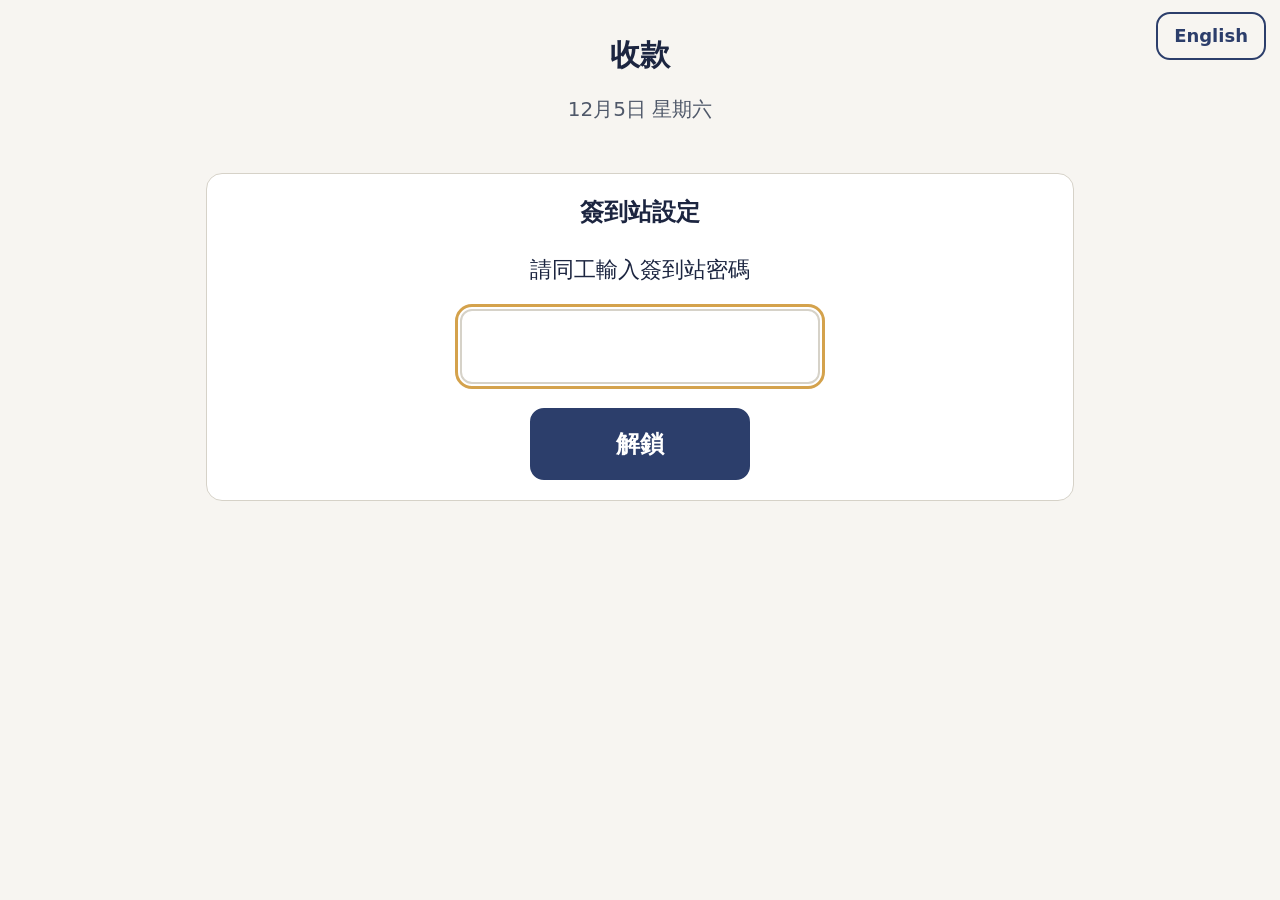
<file: pay.html>
<!doctype html>
<html lang="zh-Hant">
<head>
<meta charset="utf-8">
<meta name="viewport" content="width=device-width, initial-scale=1, viewport-fit=cover">
<title>收款 | WCEC</title>
<link rel="stylesheet" href="style.css?v=20261014a">
<link rel="stylesheet" href="station.css?v=20261014a">
</head>
<body data-mode="pay">
<button class="btn ghost small langbtn" id="lang" type="button"></button>
<div class="wrap" id="app" aria-live="polite"></div>
<button class="staff" id="staff" type="button"></button>

<script src="config.js"></script>
<script src="demo/gas-shim.js"></script>
<script src="common.js?v=20261014a"></script>
<script src="station.js?v=20261014a"></script>

</body>
</html>
</file>
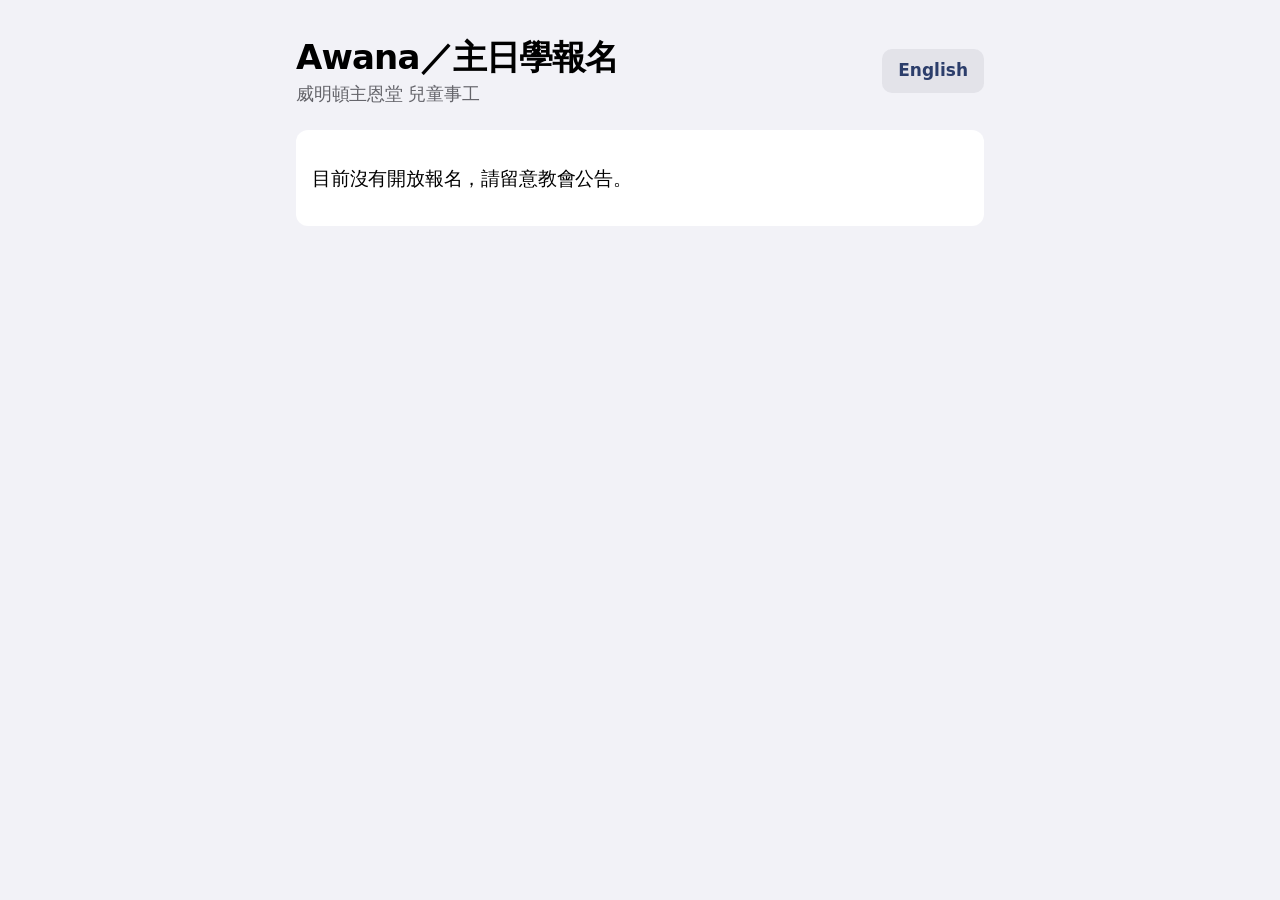
<file: register.html>
<!doctype html>
<html lang="zh-Hant">
<head>
<meta charset="utf-8">
<meta name="viewport" content="width=device-width, initial-scale=1, viewport-fit=cover">
<title>Awana／主日學報名 | WCEC</title>
<link rel="stylesheet" href="style.css?v=20261014a">
<link rel="stylesheet" href="ios.css?v=20261014a">
</head>
<body>
<div class="wrap" id="app" aria-live="polite"></div>
<div class="navbar" id="navbar" hidden><div class="in">
  <button class="btn ghost" type="button" id="prev"></button>
  <button class="btn" type="button" id="next"></button>
</div></div>

<script src="config.js"></script>
<script src="demo/gas-shim.js"></script>
<script src="common.js?v=20261014a"></script>
<script>
(function () {
  var W = WCEC, t = W.t, esc = W.esc;
  var app = document.getElementById('app');
  var cfg = null, step = 0, tried = false, topError = '', busy = false, result = null, newAnyway = false;
  var dupChecked = false, oldEmail = false, pad = null, honeypot = '';
  var S;   // 表單資料
  reset();

  function reset() {
    S = {
      kids: [newKid()],
      parent: { first: '', last: '', relation: '', phone: '', email: '' },
      address: { street: '', city: '', state: 'DE', zip: '' },
      second: { first: '', last: '', relation: '', phone: '', email: '' },
      pickups: [newPickup()],
      volunteer: { awana: false, ss: false },
    };
    step = 0; tried = false; topError = ''; dupChecked = false; oldEmail = false; result = null;
  }
  function newKid() { return { first: '', last: S && S.parent.last || (S && S.kids[0] && S.kids[0].last) || '', birthday: '', dob: { m: '', d: '', y: '' }, grade: '', awana: true, ss: false, notes: '' }; }
  function newPickup() { return { first: '', last: '', relation: '', phone: '' }; }
  function digits(v) { return String(v || '').replace(/\D/g, ''); }
  function clsOf(g) { var m = cfg.grades.filter(function (x) { return x.grade === g; })[0]; return m ? m.cls : ''; }
  function stepNames() { return [t('r_s1'), t('r_s2'), t('r_s3'), t('r_s4')]; }

  // ─── 驗證（只檢查目前這一步）───
  function errors() {
    var e = {};
    if (step === 0) S.kids.forEach(function (k, i) {
      if (!k.first.trim()) e['kids.' + i + '.first'] = t('err_required');
      if (!k.last.trim()) e['kids.' + i + '.last'] = t('err_required');
      var dv = W.dobValue(k.dob);
      if (dv === 'bad') e['kids.' + i + '.birthday'] = t('err_bday_bad'); else if (!dv) e['kids.' + i + '.birthday'] = t('err_bday');
      if (!k.grade) e['kids.' + i + '.grade'] = t('err_required');
      if (!k.awana && !k.ss) e['kids.' + i + '.programs'] = t('err_prog');
    });
    if (step === 1) {
      var p = S.parent;
      if (!p.first.trim()) e['parent.first'] = t('err_required');
      if (!p.last.trim()) e['parent.last'] = t('err_required');
      if (!p.relation) e['parent.relation'] = t('err_required');
      if (digits(p.phone).length < 10) e['parent.phone'] = t('err_phone');
      if (!/^\S+@\S+\.\S+$/.test(p.email.trim())) e['parent.email'] = t('err_email');
      if (S.second.email && !/^\S+@\S+\.\S+$/.test(S.second.email.trim())) e['second.email'] = t('err_email');
    }
    if (step === 2) {
      var k = S.pickups[0];
      if (!k.first.trim()) e['pickups.0.first'] = t('err_required');
      if (!k.last.trim()) e['pickups.0.last'] = t('err_required');
      if (digits(k.phone).length < 10) e['pickups.0.phone'] = t('err_phone');
    }
    return e;
  }

  // ─── 畫面元件 ───
  function field(path, label, opts) {
    opts = opts || {};
    var val = get(path), err = tried && errors()[path];
    var input = opts.textarea ? '<textarea id="' + path + '" data-bind="' + path + '">' + esc(val) + '</textarea>'
      : opts.select ? '<select id="' + path + '" data-bind="' + path + '">' + opts.select + '</select>'
      : '<input id="' + path + '" data-bind="' + path + '" type="' + (opts.type || 'text') + '" value="' + esc(val) + '"' +
        (opts.auto ? ' autocomplete="' + opts.auto + '"' : '') + (opts.type === 'tel' ? ' inputmode="tel"' : '') + (opts.mode ? ' inputmode="' + opts.mode + '"' : '') + '>';
    return '<div class="' + (err ? 'bad' : '') + '"><label class="f" for="' + path + '">' + label +
      (opts.req ? '<span class="req">' + t('required') + '</span>' : opts.opt ? '<span class="opt">' + t('optional') + '</span>' : '') + '</label>' +
      input + (opts.hint ? '<p class="hint">' + opts.hint + '</p>' : '') + '<div class="msg">' + esc(err || '') + '</div></div>';
  }
  // 生日：月／日／年三個下拉選單
  function dobField(i, k) {
    var err = tried && errors()['kids.' + i + '.birthday'];
    return '<div class="' + (err ? 'bad' : '') + '"><label class="f" for="kids.' + i + '.birthday_m">' + t('birthday') + '<span class="req">' + t('required') + '</span></label>' +
      W.dateSelects('kids.' + i + '.birthday', k.dob, 'data-dob="' + i + '"') + '<div class="msg">' + esc(err || '') + '</div></div>';
  }
  function get(path) { return path.split('.').reduce(function (o, k) { return o == null ? '' : o[k]; }, S) || ''; }
  function set(path, v) { var ks = path.split('.'), o = S; ks.slice(0, -1).forEach(function (k) { o = o[k]; }); o[ks[ks.length - 1]] = v; }

  // Awana 建議奉獻與制服（依照這次報 Awana 的孩子自動計算）
  function feeCard() {
    var aw = S.kids.filter(function (k) { return k.awana; }).map(function (k) {
      var g = (cfg.grades || []).filter(function (x) { return x.grade === k.grade; })[0] || {};
      return { name: (k.first + ' ' + k.last).trim(), cls: g.cls || '', uniform: g.uniform || 0 };
    });
    var h = W.feeHtml(cfg.fees, aw);
    return h ? '<div class="card fee"><h3 style="margin:0 0 6px">' + t('fee_h') + '</h3>' + h + '</div>' : '';
  }
  function header() {
    return '<header class="top"><div><h1>' + t('r_title') + '</h1><p class="sub">' + t('reg_sub') + (cfg && cfg.year ? ' · ' + esc(cfg.year) : '') + '</p></div>' +
      '<button class="btn ghost small langbtn" id="lang" type="button">' + t('lang_btn') + '</button></header>' + W.demoBar();
  }

  var steps = [
    // 1. 孩子
    function () {
      var gradeOpts = function (sel) {
        return '<option value="">' + t('choose') + '</option>' + cfg.grades.map(function (g) {
          return '<option value="' + esc(g.grade) + '"' + (g.grade === sel ? ' selected' : '') + '>' + esc(W.gradeLabel(g.grade)) + ' · ' + esc(g.cls) + '</option>';
        }).join('');
      };
      return '<h2>' + t('r_kids_h') + '</h2><p class="lead">' + t('r_kids_lead') + '</p>' + S.kids.map(function (k, i) {
        var pe = tried && errors()['kids.' + i + '.programs'];
        return '<div class="card kidcard"><div class="headrow"><h3>' + t('kid_n', { n: i + 1 }) + '</h3>' +
          (S.kids.length > 1 ? '<button class="btn ghost small" type="button" data-rmkid="' + i + '">' + t('remove') + '</button>' : '') + '</div>' +
          '<div class="row">' + field('kids.' + i + '.first', t('first'), { req: 1 }) + field('kids.' + i + '.last', t('last'), { req: 1 }) + '</div>' +
          dobField(i, k) +
          field('kids.' + i + '.grade', t('grade_year', { year: esc(cfg.year) }), { req: 1, select: gradeOpts(k.grade) }) +
          '<div class="' + (pe ? 'bad' : '') + '"><label class="f">' + t('programs') + '<span class="req">' + t('at_least_one') + '</span></label><div class="two">' +
          '<label class="choice"><input type="checkbox" data-bind="kids.' + i + '.awana"' + (k.awana ? ' checked' : '') + '><span><b>Awana</b><span class="d">' + t('awana_d') + '</span></span></label>' +
          '<label class="choice"><input type="checkbox" data-bind="kids.' + i + '.ss"' + (k.ss ? ' checked' : '') + '><span><b>' + t('ss') + '</b><span class="d">' + t('ss_d') + '</span></span></label></div>' +
          '<div class="msg">' + esc(pe || '') + '</div></div>' +
          field('kids.' + i + '.notes', t('notes'), { opt: 1, textarea: 1, hint: t('notes_hint') }) + '</div>';
      }).join('') + (S.kids.length < 8 ? '<button class="btn ghost block" type="button" id="addKid">' + t('add_kid') + '</button>' : '');
    },
    // 2. 家長
    function () {
      return '<h2>' + t('r_parent_h') + '</h2><p class="lead">' + t('r_parent_lead') + '</p>' +
        '<div class="card"><div class="row">' + field('parent.first', t('first'), { req: 1, auto: 'given-name' }) + field('parent.last', t('last'), { req: 1, auto: 'family-name' }) + '</div>' +
        field('parent.relation', t('relation'), { req: 1, select: W.relationOptions(S.parent.relation, ['父親', '母親', '祖父母', '監護人', '其他']) }) +
        '<div class="row">' + field('parent.phone', t('phone'), { req: 1, type: 'tel', auto: 'tel', hint: t('phone_hint') }) +
        field('parent.email', t('email'), { req: 1, type: 'email', auto: 'email' }) + '</div></div>' +
        '<div class="card"><h3 style="margin:0">' + t('address') + '<span class="opt">' + t('optional') + '</span></h3>' +
        field('address.street', t('street'), { auto: 'address-line1' }) +
        '<div class="row">' + field('address.city', t('city'), { auto: 'address-level2' }) +
        '<div class="s">' + field('address.state', t('state'), { select: ['DE', 'PA', 'MD', 'NJ'].map(function (x) { return '<option' + (x === S.address.state ? ' selected' : '') + '>' + x + '</option>'; }).join('') }) + '</div>' +
        '<div class="s">' + field('address.zip', t('zip'), { mode: 'numeric', auto: 'postal-code' }) + '</div></div></div>' +
        '<div class="card"><h3 style="margin:0">' + t('second_h') + '<span class="opt">' + t('optional') + '</span></h3><p class="hint">' + t('second_hint') + '</p>' +
        '<div class="row">' + field('second.first', t('first')) + field('second.last', t('last')) + '</div>' +
        '<div class="row">' + field('second.relation', t('relation_short'), { select: W.relationOptions(S.second.relation, ['父親', '母親', '祖父母', '監護人', '其他']) }) +
        field('second.phone', t('phone'), { type: 'tel' }) + '</div>' + field('second.email', t('email'), { type: 'email', opt: 1 }) + '</div>';
    },
    // 3. 接送人
    function () {
      return '<h2>' + t('pick_h') + '</h2><p class="lead">' + t('pick_lead') + '</p>' + S.pickups.map(function (p, i) {
        return '<div class="card"><div class="headrow"><h3>' + (i === 0 ? t('pick_1') : t('pick_n', { n: i + 1 })) + '</h3>' +
          (i > 0 ? '<button class="btn ghost small" type="button" data-rmpick="' + i + '">' + t('remove') + '</button>' : '') + '</div>' +
          '<div class="row">' + field('pickups.' + i + '.first', t('first'), { req: i === 0 }) + field('pickups.' + i + '.last', t('last'), { req: i === 0 }) + '</div>' +
          '<div class="row">' + field('pickups.' + i + '.relation', t('relation_short'), { select: W.relationOptions(p.relation, ['祖父母', '親戚', '朋友', '保母', '其他']) }) +
          field('pickups.' + i + '.phone', t('phone'), { req: i === 0, type: 'tel' }) + '</div></div>';
      }).join('') + (S.pickups.length < 3 ? '<button class="btn ghost block" type="button" id="addPick">' + t('add_pickup') + '</button>' : '');
    },
    // 4. 服事與同意書
    function () {
      var p = S.parent;
      return '<h2>' + t('vol_h') + '</h2><p class="lead">' + t('vol_lead') + '</p><div class="choices">' +
        '<label class="choice"><input type="checkbox" data-bind="volunteer.awana"' + (S.volunteer.awana ? ' checked' : '') + '><span><b>' + t('vol_awana') + '</b></span></label>' +
        '<label class="choice"><input type="checkbox" data-bind="volunteer.ss"' + (S.volunteer.ss ? ' checked' : '') + '><span><b>' + t('vol_ss') + '</b></span></label></div>' +
        '<h2 style="margin-top:28px">' + t('release_h') + '</h2><p class="lead">' + t('release_lead') + '</p><div class="legal">' + W.RELEASE_HTML + '</div>' +
        '<div class="card" id="sigcard"><div class="headrow"><h3>' + t('sign_h') + '</h3><button class="btn ghost small" type="button" id="clearSig">' + t('sign_clear') + '</button></div>' +
        '<p class="hint">' + t('sign_hint') + '</p><canvas id="pad" class="pad" aria-label="' + t('sign_h') + '"></canvas>' +
        '<div class="sigline"><span>' + esc(p.first + ' ' + p.last) + '</span><span>Date: <b>' + new Date().toLocaleDateString('en-US') + '</b></span></div>' +
        '<div class="msg" id="sigmsg"></div></div>' +
        feeCard() +
        '<div class="card"><h3 style="margin:0 0 8px">' + t('sum_h') + '</h3><dl class="sum">' +
        S.kids.map(function (k) {
          var progs = [k.awana ? 'Awana' : '', k.ss ? t('ss') : ''].filter(String).join('、');
          return '<dt>' + t('kids') + '</dt><dd>' + esc(k.first + ' ' + k.last) + '（' + esc(W.gradeLabel(k.grade)) + ' · ' + esc(progs) + '）</dd>';
        }).join('') +
        '<dt>' + t('p_parent') + '</dt><dd>' + esc(p.first + ' ' + p.last) + ' · ' + esc(W.fmtPhone(p.phone)) + '</dd>' +
        '<dt>Email</dt><dd>' + esc(p.email) + '</dd>' +
        '<dt>' + t('p_emergency') + '</dt><dd>' + esc(S.pickups[0].first + ' ' + S.pickups[0].last) + ' · ' + esc(W.fmtPhone(S.pickups[0].phone)) + '</dd></dl>' +
        '<p style="margin:10px 0 0"><button class="btn linkbtn" type="button" data-go="0">' + t('edit_kids') + '</button> <button class="btn linkbtn" type="button" data-go="1">' + t('edit_parent') + '</button></p></div>' +
        '<div class="hp" aria-hidden="true"><input tabindex="-1" autocomplete="off" id="website"></div>';
    },
  ];

  function render() {
    var nb = document.getElementById('navbar');
    var html = header();
    if (!cfg) { app.innerHTML = html + '<p class="center"><span class="spinner"></span></p>'; nb.hidden = true; bindTop(); return; }
    if (result) { nb.hidden = true; document.body.classList.remove('has-navbar'); return renderDone(); }
    if (!cfg.open) { app.innerHTML = html + '<div class="card"><p>' + t('closed') + '</p></div>'; nb.hidden = true; bindTop(); return; }
    if (W.getToken() && !newAnyway) {
      nb.hidden = true;
      app.innerHTML = html + '<section class="card"><p>' + t('reg_logged_in') + '</p><a class="btn block" href="' + W.link('parent.html') + '">' + t('go_parent') + '</a><p></p>' +
        '<button class="btn linkbtn block" id="anyway" type="button">' + t('reg_new_anyway') + '</button></section>';
      bindTop(); document.getElementById('anyway').onclick = function () { newAnyway = true; render(); };
      return;
    }
    html += '<div class="steps">' + [0, 1, 2, 3].map(function (i) { return '<i class="' + (i <= step ? 'on' : '') + '"></i>'; }).join('') + '</div>' +
      '<div class="stepname">' + t('r_step', { n: step + 1, name: stepNames()[step] }) + '</div>';
    if (step === 0) html += '<div class="card row" style="align-items:center"><span>' + t('have_account') + '</span><a class="btn ghost small" style="flex:0 0 auto" href="' + W.link('parent.html') + '">' + t('go_parent') + '</a></div>';
    if (topError) html += '<div class="banner err" role="alert">' + esc(topError) + '</div>';
    html += steps[step]();
    app.innerHTML = html;
    nb.hidden = false; document.body.classList.add('has-navbar');
    var prev = document.getElementById('prev'), next = document.getElementById('next');
    prev.textContent = t('prev'); prev.style.visibility = step === 0 ? 'hidden' : 'visible';
    next.textContent = busy ? t('sending') : step === 3 ? t('submit_reg') : t('next'); next.disabled = !!busy;
    bindTop(); bindStep();
  }

  // 輸入中途重畫時把游標放回原處
  var _render = render;
  render = function () {
    var a = document.activeElement, id = a && a.id, pos = a && a.selectionStart;
    _render();
    // 下拉選單不要重新 focus：iPhone 上 focus 下拉選單會再打開一次選單（要點兩次的原因）
    if (a && !(a.tagName === 'TEXTAREA' || (a.tagName === 'INPUT' && a.type !== 'checkbox' && a.type !== 'radio'))) id = '';
    if (id && id !== 'next' && id !== 'prev') { var el = document.getElementById(id); if (el) { el.focus(); try { if (pos != null) el.setSelectionRange(pos, pos); } catch (e) {} } }
  };

  function bindTop() {
    var b = document.getElementById('lang');
    if (b) b.onclick = function () { W.setLang(W.lang() === 'en' ? 'zh' : 'en'); render(); };
  }

  function bindStep() {
    app.querySelectorAll('[data-bind]').forEach(function (el) {
      var ev = el.type === 'checkbox' || el.tagName === 'SELECT' ? 'change' : 'input';
      el.addEventListener(ev, function () {
        var path = el.getAttribute('data-bind');
        set(path, el.type === 'checkbox' ? el.checked : el.value);
        if (/^(parent|kids\.\d+\.(first|last))/.test(path)) dupChecked = false;   // 姓名、電話、Email 改了就要重新檢查重複
        if (tried || el.tagName === 'SELECT' || el.type === 'checkbox') { if (step !== 3) render(); }
      });
    });
    app.querySelectorAll('[data-dob]').forEach(function (el) {
      el.addEventListener('change', function () {
        var k = S.kids[+el.getAttribute('data-dob')];
        k.dob[el.getAttribute('data-part')] = el.value;
        var dv = W.dobValue(k.dob);
        k.birthday = dv === 'bad' ? '' : dv;
        if (tried) render();
      });
    });
    app.querySelectorAll('[data-rmkid]').forEach(function (b) { b.onclick = function () { S.kids.splice(+b.getAttribute('data-rmkid'), 1); render(); }; });
    app.querySelectorAll('[data-rmpick]').forEach(function (b) { b.onclick = function () { S.pickups.splice(+b.getAttribute('data-rmpick'), 1); render(); }; });
    app.querySelectorAll('[data-go]').forEach(function (b) { b.onclick = function () { step = +b.getAttribute('data-go'); tried = false; render(); scrollTo(0, 0); }; });
    var ak = document.getElementById('addKid');
    if (ak) ak.onclick = function () { S.kids.push(newKid()); render(); var el = document.getElementById('kids.' + (S.kids.length - 1) + '.first'); if (el) el.focus(); };
    var ap = document.getElementById('addPick');
    if (ap) ap.onclick = function () { S.pickups.push(newPickup()); render(); };
    if (step === 3) {
      pad = W.signaturePad(document.getElementById('pad'));
      document.getElementById('clearSig').onclick = function () { pad.clear(); };
      document.getElementById('website').oninput = function (e) { honeypot = e.target.value; };
    }
  }

  // 打字時（鍵盤打開）先把底部按鈕列藏起來，避免擋住正在填的欄位，並把欄位捲到畫面中間
  function isField(el) { return el && /^(INPUT|TEXTAREA)$/.test(el.tagName) && el.type !== 'checkbox' && el.type !== 'radio'; }
  document.addEventListener('focusin', function (e) {
    if (!isField(e.target)) return;
    document.body.classList.add('typing');
    var el = e.target;
    setTimeout(function () { if (document.activeElement === el) el.scrollIntoView({ block: 'center', behavior: 'smooth' }); }, 350);
  });
  document.addEventListener('focusout', function () {
    setTimeout(function () { if (!isField(document.activeElement)) document.body.classList.remove('typing'); }, 100);
  });
  document.getElementById('prev').onclick = function () { if (step > 0) { step--; tried = false; topError = ''; render(); scrollTo(0, 0); } };
  document.getElementById('next').onclick = function () {
    tried = true; topError = '';
    var e = errors();
    if (Object.keys(e).length) {
      topError = t('err_fix'); render();
      var first = document.getElementById(Object.keys(e)[0].replace(/\.programs$/, '.awana')) || document.querySelector('.bad');
      if (first) { first.scrollIntoView({ block: 'center' }); }
      return;
    }
    if (step === 1 && !dupChecked) return precheck();
    if (step === 3) return submit();
    step++; tried = false; render(); scrollTo(0, 0);
  };

  // ─── 第 2 步填完：檢查是不是已經登記過 ───
  function precheck() {
    busy = 'checking'; render();
    W.call('precheck', { parent: S.parent, kids: S.kids.map(function (k) { return { first: k.first, last: k.last }; }) }).then(function (r) {
      busy = false;
      if (!r.ok) { topError = W.errText(r.error); render(); return; }
      if (r.match === 'strong') { render(); return askStrong(r); }
      if (r.match === 'possible') { render(); return askPossible(r); }
      dupChecked = true; step++; tried = false; render(); scrollTo(0, 0);
    });
  }
  function goOn() { dupChecked = true; step = 2; tried = false; render(); scrollTo(0, 0); }

  function askStrong(r) {
    var c = r.candidates[0];
    W.dialog({
      title: t('dup_strong_title'),
      body: '<p><b>' + t(r.reason === 'email' ? 'dup_strong_email' : 'dup_strong_phone') + '</b></p><p>' + t('dup_strong_body') + '</p>',
      actions: [
        { label: t('dup_send', { email: c.masked }), onClick: function (close) { startLogin(c.ref, close); return true; } },
        { label: t('cancel'), kind: 'ghost' },
      ],
    });
  }
  function askPossible(r) {
    var body = '<p>' + t('dup_maybe_body') + '</p>' + r.candidates.map(function (c, i) {
      var why = c.reason.split('+').map(function (x) { return t('dup_reason_' + x); }).join('、');
      return '<div class="cand"><span class="why">' + esc(why) + '</span><dl><dt>' + t('dup_parent') + '</dt><dd>' + esc(c.parent) + '</dd>' +
        '<dt>' + t('dup_email') + '</dt><dd>' + esc(c.masked || '—') + '</dd></dl>' +
        (c.masked ? '<button type="button" class="btn block" data-cand="' + i + '">' + t('dup_its_me') + '</button>' : '') + '</div>';
    }).join('');
    var d = W.dialog({ title: t('dup_maybe_title'), body: body, actions: [
      { label: t('dup_not_me'), kind: 'ghost', onClick: function () { goOn(); } },
      { label: t('dup_old_email'), kind: 'link', onClick: function () {
        W.dialog({ title: t('dup_old_title'), body: '<p>' + t('dup_old_body') + '</p>', actions: [
          { label: t('next'), onClick: function () { oldEmail = true; goOn(); } }, { label: t('cancel'), kind: 'ghost' }] });
      } },
      { label: t('cancel'), kind: 'link' },
    ] });
    d.el.querySelectorAll('[data-cand]').forEach(function (b) { b.onclick = function () { startLogin(r.candidates[+b.getAttribute('data-cand')].ref, d.close); }; });
  }
  function startLogin(ref, close) {
    W.call('loginStart', { ref: ref, device: W.deviceLabel() }).then(function (r) {
      if (close) close();
      if (!r.ok) { topError = W.errText(r.error); render(); scrollTo(0, 0); return; }
      location.href = W.link('parent.html', { rid: r.rid, num: r.num, m: r.masked });
    });
  }

  // ─── 送出 ───
  function submit() {
    var msg = document.getElementById('sigmsg');
    if (!pad || pad.isEmpty()) {
      msg.textContent = t('sign_need'); msg.parentNode.classList.add('bad');
      document.getElementById('sigcard').scrollIntoView({ block: 'center' });
      return;
    }
    var sig = pad.toDataURL();
    busy = 'sending';
    var nx = document.getElementById('next'); nx.disabled = true; nx.textContent = t('sending');
    W.call('register', {
      parent: S.parent, address: S.address, second: S.second, pickups: S.pickups, volunteer: S.volunteer,
      kids: S.kids, consent: true, signer: (S.parent.first + ' ' + S.parent.last).trim(), signature: sig,
      oldEmail: oldEmail, website: honeypot, device: W.deviceLabel(),
    }).then(function (r) {
      busy = false;
      if (r.ok) { result = r; if (r.token) W.setToken(r.token); scrollTo(0, 0); render(); return; }
      nx.disabled = false; nx.textContent = t('submit_reg');
      var b = document.createElement('div'); b.className = 'banner err'; b.setAttribute('role', 'alert'); b.textContent = W.errText(r.error);
      app.insertBefore(b, app.querySelector('h2')); b.scrollIntoView({ block: 'center' });
    });
  }

  function renderDone() {
    var r = result, html = header() + '<section class="card big-ok"><div class="icon" aria-hidden="true">✅</div><h2>' + t('ok_title') + '</h2>';
    if (r.kids.length) html += '<ul class="kids-done">' + r.kids.map(function (k) {
      return '<li>' + esc(k.name) + ' · <b>' + esc(k.programs.map(W.programLabel).join('、')) + '</b></li>'; }).join('') + '</ul>';
    else html += '<p>' + t('ok_none') + '</p>';
    if (r.token) {
      html += '<p>' + t('ok_or', { last4: esc(r.last4) }) + '</p><a class="btn block" href="' + W.link('parent.html') + '">' + t('ok_enter') + '</a><p class="hint">' + t('ok_enter_hint') + '</p>';
    } else if (r.dup) {
      html += '<p>' + t('ok_dup') + '</p><button class="btn block" id="dupLogin" type="button">' + t('dup_send', { email: esc(r.masked) }) + '</button>';
    }
    if (r.kids.length && !W.DEMO) html += '<p class="hint">' + t('ok_mail') + '</p>';
    app.innerHTML = html + '</section>';
    bindTop();
    var dl = document.getElementById('dupLogin');
    if (dl) dl.onclick = function () { dl.disabled = true; startLogin(r.ref); };
  }

  render();
  W.call('config').then(function (c) { cfg = c.ok ? c : { open: false, grades: [] }; render(); });
  window.__demoSign = function () { if (pad) pad.demo(); };   // 自動測試用
})();
</script>
</body>
</html>
</file>
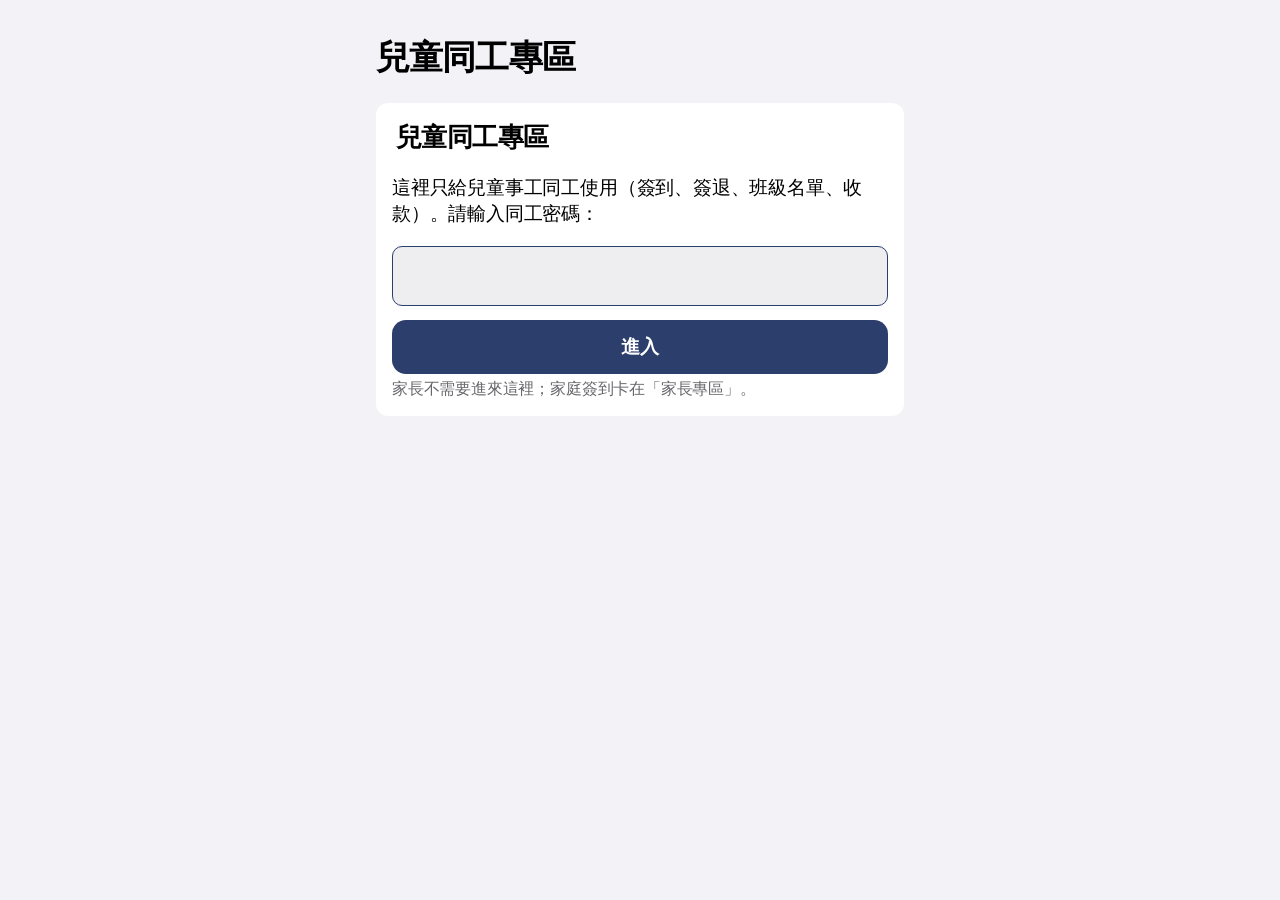
<file: staff.html>
<!doctype html>
<html lang="zh-Hant">
<head>
<meta charset="utf-8">
<meta name="viewport" content="width=device-width, initial-scale=1, viewport-fit=cover">
<title>兒童同工專區 | WCEC</title>
<link rel="stylesheet" href="style.css?v=20261014a">
<link rel="stylesheet" href="ios.css?v=20261014a">
<style>
  /* 同工專區：簽到、簽退、班級名單、收款的入口（App 兒童事工頁右上角的圖示會打開這一頁） */
  .wrap { max-width: 560px; }
  .lead { margin: 0 4px 16px; }
  .tile { display: flex; align-items: center; gap: 16px; width: 100%; text-align: left; background: var(--card); color: var(--ink);
    border: 0; border-radius: 18px; padding: 18px 14px 18px 16px; margin: 0 0 12px; font: inherit; text-decoration: none;
    box-shadow: 0 1px 2px rgba(0,0,0,.06); }
  .tile:active { transform: scale(.98); }
  .tile .ic { width: 58px; height: 58px; flex: 0 0 58px; border-radius: 16px; display: grid; place-items: center; }
  .tile .ic svg { width: 32px; height: 32px; }
  .tile b { display: block; font-size: 22px; } .tile .d { display: block; color: var(--muted); font-size: 16px; line-height: 1.4; margin-top: 2px; }
  .tile .chev { margin-left: auto; width: 10px; height: 16px; opacity: .5; flex: 0 0 10px; }
  .tile.off { opacity: .5; pointer-events: none; }
  .soon { font-size: 13px; font-weight: 700; background: var(--fill); color: var(--muted); border-radius: 999px; padding: 2px 9px; margin-left: 8px; vertical-align: 4px; }
  .lockbtn { display: flex; align-items: center; justify-content: center; gap: 8px; width: 100%; margin-top: 22px; background: none; border: 0; color: var(--brand); font: inherit; font-weight: 600; min-height: 48px; }
  .lockbtn svg { width: 20px; height: 20px; }
  .note { text-align: center; color: var(--muted); font-size: 15px; margin: 2px 0 0; }
  .lockcard h2 { margin-top: 0; }
  .lockcard input { text-align: center; font-size: 24px; letter-spacing: .2em; }
  .lockcard .btn { width: 100%; margin-top: 14px; }
  .embed header.top { display: none; }
</style>
</head>
<body>
<div class="wrap" id="app" aria-live="polite"></div>

<script src="config.js"></script>
<script src="demo/gas-shim.js"></script>
<script src="common.js?v=20261014a"></script>
<script>
(function () {
  var W = WCEC, t = W.t, esc = W.esc;
  var app = document.getElementById('app');
  var key = W.store('wcec_station_key') || '', err = '', busy = false;
  var CHEV = '<svg class="chev" viewBox="0 0 8 13" aria-hidden="true"><path d="M1 1l5.5 5.5L1 12" fill="none" stroke="currentColor" stroke-width="2"/></svg>';
  function icon(path) { return '<svg viewBox="0 0 24 24" fill="none" stroke="#fff" stroke-width="2" stroke-linecap="round" stroke-linejoin="round" aria-hidden="true">' + path + '</svg>'; }
  var IC = {
    checkin: icon('<circle cx="9" cy="8" r="4"/><path d="M2 21c0-3.9 3.1-7 7-7 1.4 0 2.7.4 3.8 1.1"/><path d="M15 19l2 2 5-5"/>'),
    checkout: icon('<path d="M15 3h4a2 2 0 0 1 2 2v14a2 2 0 0 1-2 2h-4"/><path d="M10 17l5-5-5-5"/><path d="M15 12H3"/>'),
    list: icon('<path d="M9 6h12M9 12h12M9 18h12"/><path d="M3 6l1.5 1.5L7 5"/><path d="M3 12l1.5 1.5L7 11"/><circle cx="4.5" cy="18" r="1.5"/>'),
    pay: icon('<rect x="2" y="6" width="20" height="12" rx="2"/><circle cx="12" cy="12" r="2.5"/><path d="M6 10v4M18 10v4"/>'),
    lock: '<svg viewBox="0 0 24 24" fill="none" stroke="currentColor" stroke-width="2" stroke-linecap="round" aria-hidden="true"><rect x="4" y="11" width="16" height="10" rx="2"/><path d="M8 11V7a4 4 0 0 1 8 0v4"/></svg>',
  };
  var en = W.lang() === 'en';
  var S = en ? {
    lead: 'For children\'s ministry staff only.', lockH: 'Staff area', lockP: 'For children\'s ministry staff only (check-in, check-out, class roster, payments). Enter the staff password:',
    lockNote: 'Parents don\'t need this page — your family check-in pass is in the Parent Area.', enter: 'Enter',
    ci: 'Check-in', ciD: 'Last 4 digits of a parent\'s phone, or scan the family card', co: 'Check-out', coD: 'Confirm who is picking up, then let the child go',
    cl: 'Class roster', clD: 'Who in your class is checked in today, and who isn\'t yet',
    soon: 'Coming soon', pay: 'Payments', payD: 'Record Awana donations and uniforms (check / cash)',
    lock: 'Lock staff area', lockedNote: 'This phone is unlocked. Lock it before lending it to someone else.',
  } : {
    lead: '只給兒童事工同工使用。', lockH: '兒童同工專區', lockP: '這裡只給兒童事工同工使用（簽到、簽退、班級名單、收款）。請輸入同工密碼：',
    lockNote: '家長不需要進來這裡；家庭簽到卡在「家長專區」。', enter: '進入',
    ci: '簽到', ciD: '輸入家長手機末四碼，或掃描家庭簽到卡', co: '簽退', coD: '確認接送人後讓孩子離開',
    cl: '班級名單', clD: '看自己班上今天誰已經簽到、誰還沒到',
    soon: '即將推出', pay: '收款', payD: '記錄 Awana 奉獻與制服（支票／現金）',
    lock: '鎖定兒童同工專區', lockedNote: '這支手機目前已解鎖。借給別人用之前，請先鎖定。',
  };

  function setTitle() {
    var title = t('staff_title');
    document.title = title + ' | WCEC';
    try { if (window.WCECApp && window.WCECApp.postMessage) window.WCECApp.postMessage(JSON.stringify({ type: 'title', title: title })); } catch (e) {}
  }

  function render() {
    setTitle();
    var h = '<header class="top"><div><h1>' + t('staff_title') + '</h1></div></header>' + W.demoBar();
    if (err) h += '<div class="banner err" role="alert">' + esc(err) + '</div>';
    if (!key) {
      h += '<section class="card lockcard"><h2>' + esc(S.lockH) + '</h2><p>' + esc(S.lockP) + '</p>' +
        '<input type="password" id="pw" autocomplete="off" aria-label="password">' +
        '<button class="btn" id="go"' + (busy ? ' disabled' : '') + '>' + esc(busy ? t('ci_checking') : S.enter) + '</button>' +
        '<p class="hint">' + esc(S.lockNote) + '</p></section>';
      app.innerHTML = h;
      var pw = document.getElementById('pw');
      var go = function () {
        if (!pw.value || busy) return;
        var v = pw.value; busy = true; err = ''; render();
        W.call('unlock', { key: v }).then(function (r) {
          busy = false;
          if (r.ok) {
            key = v; W.store('wcec_station_key', v);
            // 解鎖時後端會一起回傳名單，先存起來，打開簽到、收款時就不用等
            if (r.fs) W.store('wcec_classlist_fs', JSON.stringify(r.fs));   // 班級名單在 Firebase 的位置
            if (r.families && r.families.length) W.store('wcec_roster', JSON.stringify({ at: Date.now(), families: r.families, others: r.others || [] }));
          } else err = t('ci_' + r.error) || t('e_network');
          render();
        });
      };
      document.getElementById('go').onclick = go;
      pw.onkeydown = function (e) { if (e.key === 'Enter') go(); };
      if (!W.EMBED) pw.focus();
      return;
    }
    h += '<p class="lead">' + esc(S.lead) + '</p>' +
      '<a class="tile" href="' + W.link('checkin.html') + '"><span class="ic" style="background:#2f7f86">' + IC.checkin + '</span><span><b>' + esc(S.ci) + '</b><span class="d">' + esc(S.ciD) + '</span></span>' + CHEV + '</a>' +
      '<a class="tile" href="' + W.link('checkout.html') + '"><span class="ic" style="background:#8b6f47">' + IC.checkout + '</span><span><b>' + esc(S.co) + '</b><span class="d">' + esc(S.coD) + '</span></span>' + CHEV + '</a>' +
      '<a class="tile" href="' + W.link('classes.html') + '"><span class="ic" style="background:#4a5d8f">' + IC.list + '</span><span><b>' + esc(S.cl) + '</b><span class="d">' + esc(S.clD) + '</span></span>' + CHEV + '</a>' +
      '<a class="tile" href="' + W.link('pay.html') + '"><span class="ic" style="background:#b07a1f">' + IC.pay + '</span><span><b>' + esc(S.pay) + '</b><span class="d">' + esc(S.payD) + '</span></span>' + CHEV + '</a>' +
      '<button class="lockbtn" id="lock" type="button">' + IC.lock + esc(S.lock) + '</button><p class="note">' + esc(S.lockedNote) + '</p>';
    app.innerHTML = h;
    document.getElementById('lock').onclick = function () {
      key = ''; W.forget('wcec_station_key'); W.forget('wcec_roster'); W.forget('wcec_classlist'); W.forget('wcec_classlist_fs'); W.forget('wcec_staff_name'); render();
    };
  }
  render();
  // 從簽到、收款頁返回時，標題改回「同工專區」，並確認是否已在其他頁鎖定
  addEventListener('pageshow', function () { key = W.store('wcec_station_key') || ''; render(); });
})();
</script>
</body>
</html>
</file>
<file: style.css>
/* WCEC Awana — 長輩友善：字大、對比高、按鈕大 */
:root {
  /* 跟 WCEC App 同一組顏色：深藍 #2C3E6B、金 #D4A24C、米白 #F7F5F1 */
  --bg: #f7f5f1; --card: #ffffff; --ink: #1c2540; --muted: #4f5869;
  --line: #d6d2c8; --brand: #2c3e6b; --brand-ink: #ffffff; --brand-soft: #e6eaf3;
  --gold: #d4a24c; --gold-soft: #f6ead3;
  --ok: #1e6b3a; --ok-soft: #e2f3e8; --err: #b42318; --err-soft: #fdecea;
  --focus: #d4a24c; --radius: 16px;
}
@media (prefers-color-scheme: dark) {
  :root:not([data-theme="light"]) {
    --bg: #11151f; --card: #1b2230; --ink: #eef1f6; --muted: #b8c0cd;
    --line: #353f52; --brand: #9fb6ea; --brand-ink: #11151f; --brand-soft: #243150;
    --gold: #e0b465; --gold-soft: #3a3020;
    --ok: #7fd49b; --ok-soft: #1c3326; --err: #ff8a80; --err-soft: #3a1f1f;
  }
}
* { box-sizing: border-box; }
html { -webkit-text-size-adjust: 100%; }
body {
  margin: 0; background: var(--bg); color: var(--ink);
  font: 500 20px/1.55 "Noto Sans TC", -apple-system, "PingFang TC", "Microsoft JhengHei", system-ui, sans-serif;
}
.wrap { max-width: 720px; margin: 0 auto; padding: 16px 16px 48px; }
header.top {
  display: flex; align-items: center; justify-content: space-between; gap: 12px;
  padding: 20px 0 12px;
}
h1 { font-size: 30px; line-height: 1.25; margin: 0; }
h2 { font-size: 24px; margin: 0 0 12px; }
.sub { color: var(--muted); margin: 2px 0 0; font-size: 18px; }
.card { background: var(--card); border: 1px solid var(--line); border-radius: var(--radius); padding: 20px; margin: 16px 0; }
.demo { background: #fff4d6; color: #5c4400; border-radius: 12px; padding: 10px 14px; font-size: 17px; margin: 8px 0; }
@media (prefers-color-scheme: dark) { :root:not([data-theme="light"]) .demo { background: #3a3014; color: #ffe39a; } }

label.f { display: block; font-weight: 700; margin: 18px 0 6px; }
label.f .req { color: var(--err); font-weight: 600; font-size: 16px; margin-left: 6px; }
.hint { color: var(--muted); font-size: 17px; margin: 4px 0 0; font-weight: 500; }
input[type=text], input[type=tel], input[type=email], input[type=password], input[type=date], select, textarea {
  width: 100%; font: inherit; color: var(--ink); background: var(--card);
  border: 2px solid var(--line); border-radius: 12px; padding: 14px 14px; min-height: 58px;
}
textarea { min-height: 96px; resize: vertical; }
input:focus, select:focus, textarea:focus, button:focus-visible { outline: 3px solid var(--focus); outline-offset: 2px; }
.bad input, .bad select, .bad textarea { border-color: var(--err); }
.msg { color: var(--err); font-size: 17px; font-weight: 700; margin-top: 6px; display: none; }
.bad .msg { display: block; }

.btn {
  display: inline-flex; align-items: center; justify-content: center; gap: 8px;
  min-height: 60px; padding: 12px 22px; border-radius: 14px; border: 2px solid var(--brand);
  background: var(--brand); color: var(--brand-ink); font: inherit; font-weight: 700; cursor: pointer;
  text-decoration: none;
}
.btn.ghost { background: transparent; color: var(--brand); }
.btn.small { white-space: nowrap; flex: 0 0 auto; min-height: 48px; padding: 8px 16px; font-size: 18px; }
.btn.block { width: 100%; }
.btn[disabled] { opacity: .55; cursor: default; }
.row { display: flex; gap: 12px; flex-wrap: wrap; }
.row > * { flex: 1 1 200px; }

.kid { border: 2px solid var(--line); border-radius: var(--radius); padding: 4px 16px 18px; margin: 16px 0; }
.kid-head { display: flex; justify-content: space-between; align-items: center; padding-top: 12px; }
.kid-head h3 { margin: 0; font-size: 21px; }
.cls-tag { display: inline-block; margin-top: 8px; padding: 4px 12px; border-radius: 999px; background: var(--brand-soft); color: var(--ink); font-size: 17px; }

.check { display: flex; gap: 14px; align-items: flex-start; margin-top: 8px; cursor: pointer; }
.check input { width: 30px; height: 30px; flex: 0 0 30px; margin-top: 2px; accent-color: var(--brand); }

.banner { border-radius: var(--radius); padding: 18px 20px; font-weight: 700; margin: 12px 0; }
.banner.err { background: var(--err-soft); color: var(--err); }
.banner.ok { background: var(--ok-soft); color: var(--ok); }
.big-ok { text-align: center; }
.big-ok .icon { font-size: 64px; line-height: 1; }
.qrbox { display: flex; flex-direction: column; align-items: center; gap: 8px; padding: 20px; background: #fff; color: #14213d; border-radius: var(--radius); border: 2px dashed #2c3e6b; margin: 16px auto; max-width: 360px; }
.qrbox canvas, .qrbox img { width: 220px !important; height: 220px !important; }
.qrbox .code { font-family: ui-monospace, Menlo, monospace; font-size: 18px; letter-spacing: .05em; }
.hp { position: absolute; left: -9999px; width: 1px; height: 1px; overflow: hidden; }
ul.kids-done { list-style: none; padding: 0; margin: 12px 0; }
ul.kids-done li { padding: 10px 0; border-bottom: 1px solid var(--line); font-size: 22px; }

/* 手動切換主題（App 帶 ?theme=dark） */
:root[data-theme="dark"] {
  --bg: #11151f; --card: #1b2230; --ink: #eef1f6; --muted: #b8c0cd;
  --line: #353f52; --brand: #9fb6ea; --brand-ink: #11151f; --brand-soft: #243150;
  --gold: #e0b465; --gold-soft: #3a3020;
  --ok: #7fd49b; --ok-soft: #1c3326; --err: #ff8a80; --err-soft: #3a1f1f;
}
:root[data-theme="dark"] .demo { background: #3a3014; color: #ffe39a; }
.demo a { color: inherit; font-weight: 700; }

/* App 嵌入模式：App 有自己的標題列和語言設定 */
.embed header.top { display: none; }
.embed .langbtn { display: none; }
.embed .wrap { padding-top: 8px; }

/* 對話框 */
.dlg-back { position: fixed; inset: 0; background: rgba(10, 14, 24, .55); display: flex; align-items: center; justify-content: center; padding: 16px; z-index: 50; }
.dlg { background: var(--card); color: var(--ink); border-radius: 20px; width: 100%; max-width: 520px; max-height: calc(100vh - 32px); overflow: auto; padding: 24px 20px 20px; box-shadow: 0 20px 60px rgba(0,0,0,.3); }
.dlg h2 { font-size: 25px; margin: 0 0 10px; }
.dlg-body p { margin: 8px 0; }
.dlg-actions { display: flex; flex-direction: column; gap: 12px; margin-top: 20px; }
body.dlg-open { overflow: hidden; }
.btn.linkbtn { background: none; border-color: transparent; color: var(--brand); text-decoration: underline; min-height: 52px; }

/* 重複資料候選 */
.cand { border: 2px solid var(--line); border-radius: 14px; padding: 14px 16px; margin: 12px 0; }
.cand .why { display: inline-block; background: var(--gold-soft); color: var(--ink); border-radius: 999px; padding: 2px 12px; font-size: 16px; margin-bottom: 6px; }
.cand dl { margin: 4px 0 12px; display: grid; grid-template-columns: auto 1fr; gap: 2px 12px; }
.cand dt { color: var(--muted); }
.cand dd { margin: 0; font-weight: 700; word-break: break-all; }

/* 家長專區 */
.sec-head { display: flex; align-items: center; justify-content: space-between; gap: 12px; margin: 28px 0 4px; }
.sec-head h2 { margin: 0; }
.pkid { background: var(--card); border: 1px solid var(--line); border-left: 6px solid var(--gold); border-radius: var(--radius); padding: 16px 18px; margin: 12px 0; display: flex; gap: 14px; align-items: flex-start; justify-content: space-between; }
.pkid .nm { font-size: 26px; font-weight: 800; line-height: 1.25; }
.pkid .nm small { font-size: 19px; font-weight: 600; color: var(--muted); margin-left: 6px; }
.pkid .meta { color: var(--muted); margin-top: 2px; }
.pkid .note { margin-top: 8px; font-size: 18px; background: var(--brand-soft); border-radius: 10px; padding: 6px 10px; }
.pkid .warn { display: inline-block; margin-top: 8px; color: var(--err); font-weight: 700; font-size: 18px; }
dl.info { display: grid; grid-template-columns: max-content 1fr; gap: 8px 16px; margin: 0; }
dl.info dt { color: var(--muted); }
dl.info dd { margin: 0; font-weight: 700; word-break: break-word; }
ul.parents { list-style: none; padding: 0; margin: 0; }
ul.parents li { display: flex; align-items: center; justify-content: space-between; gap: 12px; padding: 12px 0; border-bottom: 1px solid var(--line); }
ul.parents li:last-child { border-bottom: 0; }
ul.parents .em { font-weight: 700; word-break: break-all; }
ul.parents .tag { color: var(--muted); font-size: 17px; }
.bignum { font-size: 72px; font-weight: 900; letter-spacing: .06em; color: var(--brand); text-align: center; line-height: 1.1; margin: 8px 0; font-family: ui-monospace, Menlo, monospace; }
input.code { text-align: center; font-size: 30px; letter-spacing: .3em; font-family: ui-monospace, Menlo, monospace; }
.spinner { width: 28px; height: 28px; border: 4px solid var(--brand-soft); border-top-color: var(--brand); border-radius: 50%; animation: spin 1s linear infinite; display: inline-block; vertical-align: middle; }
@keyframes spin { to { transform: rotate(360deg); } }
@media (prefers-reduced-motion: reduce) { .spinner { animation: none; } }
.center { text-align: center; }
.toast { position: fixed; left: 50%; bottom: 24px; transform: translateX(-50%); background: var(--ink); color: var(--bg); padding: 14px 22px; border-radius: 14px; font-weight: 700; z-index: 60; max-width: calc(100% - 32px); }
.divider { display: flex; align-items: center; gap: 12px; color: var(--muted); margin: 24px 0 8px; }
.divider::before, .divider::after { content: ""; flex: 1; border-top: 1px solid var(--line); }

/* 續報 */
.enroll-cta { border: 2px solid var(--gold); background: var(--gold-soft); }
.enroll-cta h2 { margin-bottom: 6px; }
.pkid.off { border-left-color: var(--line); }
.pkid .st { font-weight: 800; margin-top: 4px; }
.pkid .st.ok { color: var(--ok); }
.pkid .st.no { color: var(--muted); }
.ekid { border: 2px solid var(--line); border-radius: 14px; padding: 12px 16px 16px; margin: 12px 0; }
.ekid.off { opacity: .7; }
.ekid .nm { font-size: 23px; font-weight: 800; }
.ekid .meta { color: var(--muted); margin-top: 2px; }
.ekid label.f { margin-top: 10px; }

/* ── 報名表 4 步驟 ── */
.steps { display: flex; gap: 6px; margin: 14px 0 6px; }
.steps i { flex: 1; height: 6px; border-radius: 3px; background: var(--line); }
.steps i.on { background: var(--brand); }
.stepname { font-size: 16px; color: var(--muted); margin-bottom: 4px; }
.lead { color: var(--muted); font-size: 17px; margin: 0 0 8px; }
.opt { color: var(--muted); font-size: 15px; margin-left: 6px; font-weight: 500; }
.row > .s { flex: 0 1 110px; }
.choices { display: grid; gap: 10px; margin-top: 8px; }
.two { display: grid; grid-template-columns: 1fr 1fr; gap: 10px; }
.choice { display: flex; gap: 14px; align-items: flex-start; border: 2px solid var(--line); border-radius: 14px; padding: 14px 16px; cursor: pointer; background: var(--card); }
.choice input { width: 28px; height: 28px; flex: 0 0 28px; margin: 1px 0 0; accent-color: var(--brand); }
.choice:has(input:checked) { border-color: var(--brand); background: var(--brand-soft); }
.choice b { display: block; }
.choice .d { color: var(--muted); font-size: 16px; }
.kidcard { border-left: 6px solid var(--gold); }
.legal { background: var(--bg); border: 1px solid var(--line); border-radius: 12px; padding: 14px 16px; font-size: 16px; line-height: 1.6; }
.legal p { margin: 0 0 10px; } .legal p:last-child { margin: 0; }
.pad { display: block; width: 100%; height: 170px; margin-top: 10px; border: 2px dashed var(--line); border-radius: 12px; background: #fff; touch-action: none; cursor: crosshair; }
.sigline { display: flex; justify-content: space-between; gap: 12px; margin-top: 8px; font-size: 16px; color: var(--muted); border-top: 1px solid var(--line); padding-top: 8px; }
dl.sum { display: grid; grid-template-columns: max-content 1fr; gap: 6px 14px; margin: 0; font-size: 17px; }
dl.sum dt { color: var(--muted); } dl.sum dd { margin: 0; font-weight: 700; }
.navbar { position: fixed; left: 0; right: 0; bottom: 0; z-index: 20; background: color-mix(in srgb, var(--bg) 88%, transparent);
  -webkit-backdrop-filter: blur(16px); backdrop-filter: blur(16px); border-top: 1px solid var(--line); padding: 12px 16px calc(12px + env(safe-area-inset-bottom)); }
.navbar .in { max-width: 688px; margin: 0 auto; display: flex; gap: 12px; }
.navbar .btn { flex: 1; } .navbar .btn.ghost { flex: 0 0 120px; }
.has-navbar .wrap { padding-bottom: 120px; }
.headrow { display: flex; justify-content: space-between; align-items: center; gap: 12px; }
.headrow h3 { margin: 0; font-size: 20px; }
</file>
<file: station.css>
/* 簽到站、收款共用樣式（checkin.html、pay.html） */
  body { font-size: 22px; }
  .wrap { max-width: 900px; }
  .center { text-align: center; }
  .pin { display: flex; justify-content: center; gap: 14px; margin: 18px 0 22px; }
  .pin span { width: 72px; height: 84px; border: 3px solid var(--line); border-radius: 16px; display: grid; place-items: center; font-size: 44px; font-weight: 800; background: var(--card); }
  .pin span.on { border-color: var(--brand); }
  .pinwrap { position: relative; display: block; width: max-content; margin: 0 auto; cursor: text; }
  .pinwrap.typing .pin span:not(.on) { border-color: var(--brand); border-style: dashed; }
  /* 透明輸入框蓋在格子上；字型 ≥16px，iPhone 才不會自動放大畫面 */
  .pinin { position: absolute; inset: 0; width: 100%; height: 100%; opacity: 0; font-size: 16px; border: 0; padding: 0; margin: 0; color: transparent; caret-color: transparent; background: transparent; -webkit-tap-highlight-color: transparent; }
  .pinhint { color: var(--muted, #666); font-size: 18px; margin: -8px 0 18px; }
  .pad { display: grid; grid-template-columns: repeat(3, 1fr); gap: 14px; max-width: 460px; margin: 0 auto; height: auto; border: 0; background: none; border-radius: 0; cursor: default; touch-action: manipulation; }
  .pad button { min-height: 84px; font-size: 36px; font-weight: 800; border-radius: 18px; border: 2px solid var(--line); background: var(--card); color: var(--ink); cursor: pointer; }
  .pad button:active, .pad button.press { background: var(--brand-soft); }
  .pad button { -webkit-user-select: none; user-select: none; -webkit-tap-highlight-color: transparent; touch-action: manipulation; }
  .pad .fn { font-size: 22px; }
  .actions { display: flex; gap: 14px; justify-content: center; flex-wrap: wrap; margin-top: 24px; }
  .actions .btn { min-width: 220px; min-height: 72px; font-size: 24px; }
  .choice { display: block; width: 100%; text-align: left; background: var(--card); color: var(--ink); border: 3px solid var(--line); border-radius: 18px; padding: 20px 22px; margin: 14px 0; font: inherit; cursor: pointer; }
  .choice b { font-size: 28px; }
  .choice .who { color: var(--muted); font-size: 19px; margin-top: 4px; }
  .kidbtn { display: flex; align-items: center; gap: 18px; width: 100%; text-align: left; background: var(--card); color: var(--ink); border: 3px solid var(--line); border-radius: 18px; padding: 18px 22px; margin: 14px 0; font: inherit; cursor: pointer; min-height: 96px; }
  .kidbtn .box { width: 48px; height: 48px; flex: 0 0 48px; border: 3px solid var(--line); border-radius: 12px; display: grid; place-items: center; font-size: 34px; font-weight: 900; }
  .kidbtn.on { border-color: var(--brand); background: var(--brand-soft); }
  .kidbtn.on .box { background: var(--brand); border-color: var(--brand); color: var(--brand-ink); }
  .kidbtn[disabled] { opacity: .6; cursor: default; }
  .kidbtn .nm { font-size: 30px; font-weight: 800; line-height: 1.2; }
  .kidbtn .meta { color: var(--muted); font-size: 20px; }
  .staff { position: fixed; right: 14px; bottom: 12px; background: none; border: 0; color: var(--muted); font: inherit; font-size: 16px; padding: 10px; cursor: pointer; opacity: .7; }
  .langbtn { position: fixed; right: 14px; top: 12px; }
  #reader { max-width: 480px; margin: 12px auto; border-radius: 16px; overflow: hidden; }
  .today { color: var(--muted); font-size: 20px; }
  .nf { background: var(--err-soft); color: var(--err); border-radius: 16px; padding: 16px 20px; margin: 4px 0 18px; text-align: left; }
  .nf b { font-size: 24px; display: block; } .nf p { margin: 6px 0 0; color: var(--ink); font-size: 18px; }
  .searching { display: flex; align-items: center; justify-content: center; gap: 12px; font-weight: 700; color: var(--brand); margin: -6px 0 14px; }
  .dim { opacity: .35; pointer-events: none; }
  .rstat { color: var(--muted); font-size: 16px; margin-top: 18px; }
  .seg { display: inline-flex; background: var(--brand-soft); border-radius: 14px; padding: 4px; gap: 4px; margin: 0 0 16px; }
  .seg button { border: 0; background: none; font: inherit; font-weight: 700; color: var(--ink); padding: 10px 22px; border-radius: 10px; min-height: 48px; cursor: pointer; }
  .seg button.on { background: var(--card); color: var(--brand); box-shadow: 0 1px 3px rgba(0,0,0,.15); }
  .seg button[disabled] { opacity: .4; }
  .seg.sm { display: flex; } .seg.sm button { flex: 1; }
  .paybox { max-width: 560px; margin: 0 auto; }
  .paybox h2 { margin-bottom: 4px; } .paybox h3 { margin: 24px 0 4px; }
  .paybox .meta { color: var(--muted); font-size: 18px; }
  .stats { display: grid; grid-template-columns: repeat(3, 1fr); gap: 10px; margin: 16px 0 4px; }
  .stats div { background: var(--card); border: 1px solid var(--line); border-radius: 14px; padding: 12px; text-align: center; }
  .stats span { display: block; font-size: 15px; color: var(--muted); } .stats b { font-size: 26px; }
  .recs { list-style: none; padding: 0; margin: 8px 0; } .recs li { padding: 10px 0; border-bottom: 1px solid var(--line); font-size: 18px; }
  .spinner.sm { width: 16px; height: 16px; border-width: 3px; }
  /* 在 App 裡（手機）：App 有自己的返回鍵，藏起右下角的同工鍵；手機畫面縮小字級 */
  @media (max-width: 520px) {
    body { font-size: 19px; }
    h1 { font-size: 26px; }
    .pin { gap: 10px; } .pin span { width: 60px; height: 72px; font-size: 36px; }
    .pad { gap: 10px; } .pad button { min-height: 68px; font-size: 30px; }
    .actions .btn { min-width: 0; width: 100%; min-height: 60px; font-size: 20px; }
    .choice b { font-size: 23px; } .kidbtn .nm { font-size: 24px; } .kidbtn { min-height: 80px; padding: 14px 16px; }
    }
  .embed .staff { display: none; }   /* App 裡由同工專區負責鎖定 */

/* 簽退 */
.cobox { max-width: 620px; margin: 0 auto; }
.cobox h3 { margin: 22px 0 6px; }
.people { list-style: none; padding: 0; margin: 4px 0; } .people li { padding: 8px 0; border-bottom: 1px solid var(--line); }
.verify { display: flex; gap: 14px; align-items: center; margin: 20px 0 4px; font-weight: 700; cursor: pointer; }
.verify input { width: 30px; height: 30px; flex: 0 0 30px; accent-color: var(--brand); }
.switch { margin-top: 18px; } .switch a { color: var(--brand); font-weight: 700; text-decoration: none; }
</file>
<file: ios.css>
/* iPhone 風格外觀：讓報名表跟「家長專區」看起來是同一套（系統字型、分組卡片、灰底輸入框）
   放在 style.css 後面載入，只覆蓋外觀，不改版面結構 */
:root {
  color-scheme: light;
  --bg: #f2f2f7; --card: #ffffff; --ink: #000; --muted: rgba(60,60,67,.78);
  --line: rgba(60,60,67,.18); --brand: #2c3e6b; --brand-ink: #fff; --brand-soft: rgba(44,62,107,.1);
  --gold: #d4a24c; --gold-soft: #f6ead3; --fill: rgba(118,118,128,.12);
  --ok: #248a3d; --ok-soft: rgba(36,138,61,.12); --err: #d70015; --err-soft: rgba(215,0,21,.08);
  --focus: #d4a24c; --radius: 12px;
}
@media (prefers-color-scheme: dark) { :root:not([data-theme="light"]) {
  --bg: #000; --card: #1f1f22; --ink: #fff; --muted: rgba(235,235,245,.82);
  --line: rgba(120,120,128,.55); --brand: #a8c0f7; --brand-ink: #000; --brand-soft: rgba(168,192,247,.16);
  --gold: #e3b664; --gold-soft: rgba(227,182,100,.16); --fill: rgba(118,118,128,.24);
  --ok: #30d158; --ok-soft: rgba(48,209,88,.14); --err: #ff6961; --err-soft: rgba(255,105,97,.14);
  color-scheme: dark;
} }
:root[data-theme="dark"] {
  --bg: #000; --card: #1f1f22; --ink: #fff; --muted: rgba(235,235,245,.82);
  --line: rgba(120,120,128,.55); --brand: #a8c0f7; --brand-ink: #000; --brand-soft: rgba(168,192,247,.16);
  --gold: #e3b664; --gold-soft: rgba(227,182,100,.16); --fill: rgba(118,118,128,.24);
  --ok: #30d158; --ok-soft: rgba(48,209,88,.14); --err: #ff6961; --err-soft: rgba(255,105,97,.14);
  color-scheme: dark;
}

body {
  font: 400 19px/1.4 -apple-system, BlinkMacSystemFont, "SF Pro Text", "PingFang TC", "Noto Sans TC", system-ui, sans-serif;
  letter-spacing: -0.01em; -webkit-tap-highlight-color: transparent;
}
h1 { font-size: 34px; font-weight: 700; letter-spacing: -0.025em; }
h2 { font-size: 26px; font-weight: 700; letter-spacing: -0.02em; margin: 8px 4px 6px; }
h3, .headrow h3, .kid-head h3 { font-size: 19px; font-weight: 600; }
.lead { font-size: 17px; margin: 0 4px 12px; color: var(--muted); }
.sub, .hint, .stepname { color: var(--muted); }
.hint { font-size: 16px; }

/* 卡片 = iOS 分組 */
.card { border: 0; border-radius: 12px; padding: 16px; margin: 12px 0; }
.kidcard { border-left: 0; }
.kid, .ekid, .cand { border: 0; background: var(--card); border-radius: 12px; }

/* 欄位 */
label.f { font-weight: 600; font-size: 17px; margin: 16px 0 6px; }
label.f .req { font-size: 14px; font-weight: 500; }
.opt { font-size: 14px; }
input[type=text], input[type=tel], input[type=email], input[type=password], input[type=date], select, textarea {
  background: var(--fill); border: 1.5px solid transparent; border-radius: 10px;
  min-height: 52px; padding: 12px 14px; font-weight: 400;
}
input[type=date] { -webkit-appearance: none; appearance: none; display: block; min-width: 0; max-width: 100%; text-align: left; }
input[type=date]::-webkit-date-and-time-value { text-align: left; }
select { -webkit-appearance: none; appearance: none; padding-right: 40px;
  background-image: url("data:image/svg+xml,%3Csvg xmlns='http://www.w3.org/2000/svg' width='12' height='8' viewBox='0 0 12 8'%3E%3Cpath d='M1 1.5l5 5 5-5' fill='none' stroke='%238e8e93' stroke-width='2'/%3E%3C/svg%3E");
  background-repeat: no-repeat; background-position: right 14px center; }
input:focus, select:focus, textarea:focus { outline: none; border-color: var(--brand); }
.bad input, .bad select, .bad textarea { border-color: var(--err); background-color: var(--err-soft); }
.msg { font-size: 16px; font-weight: 600; }

/* 按鈕 */
.btn { border: 0; border-radius: 14px; min-height: 54px; font-weight: 600; }
.btn.ghost { background: var(--fill); color: var(--brand); }
.btn.small { min-height: 44px; font-size: 17px; border-radius: 10px; }
.btn.linkbtn { background: none; text-decoration: none; }
.btn:active { transform: scale(.97); }

/* 步驟條、選項 */
.steps i { height: 5px; background: var(--fill); }
.choice { border: 1.5px solid transparent; border-radius: 12px; }
.choice input, .check input { accent-color: var(--brand); }
.choice:has(input:checked) { border-color: var(--brand); background: var(--brand-soft); }
.legal { background: var(--card); border: 0; border-radius: 12px; }
.pad { border: 1.5px dashed var(--line); border-radius: 10px; }
.sigline { border-top: .5px solid var(--line); font-size: 15px; }
.banner { border-radius: 12px; font-weight: 600; }
.cls-tag, .cand .why { font-size: 15px; }

/* 底部按鈕列 */
.navbar { border-top: .5px solid var(--line); background: color-mix(in srgb, var(--bg) 82%, transparent);
  -webkit-backdrop-filter: blur(20px) saturate(180%); backdrop-filter: blur(20px) saturate(180%); }

/* 對話框 */
.dlg { border-radius: 14px; }
.dlg h2 { font-size: 22px; margin: 0 0 10px; }
.toast { background: rgba(28,28,30,.92); color: #fff; font-weight: 600; }

/* 生日：月／日／年 */
.dob { display: grid; grid-template-columns: 1.15fr 1fr 1.2fr; gap: 8px; }
.dob select { width: 100%; min-width: 0; font-size: 17px; padding-left: 12px; padding-right: 28px; background-position: right 10px center; }

/* 很窄的手機：兩個選項上下排 */
@media (max-width: 360px) { .two { grid-template-columns: 1fr; } }

/* 鍵盤打開時藏起底部按鈕列，留出捲動空間 */
.typing .navbar { display: none; }
.typing .wrap { padding-bottom: 50vh; }

/* 奉獻與制服說明 */
.card.fee p { margin: 6px 0; font-size: 17px; }
.card.fee b { font-size: 20px; }
</file>
